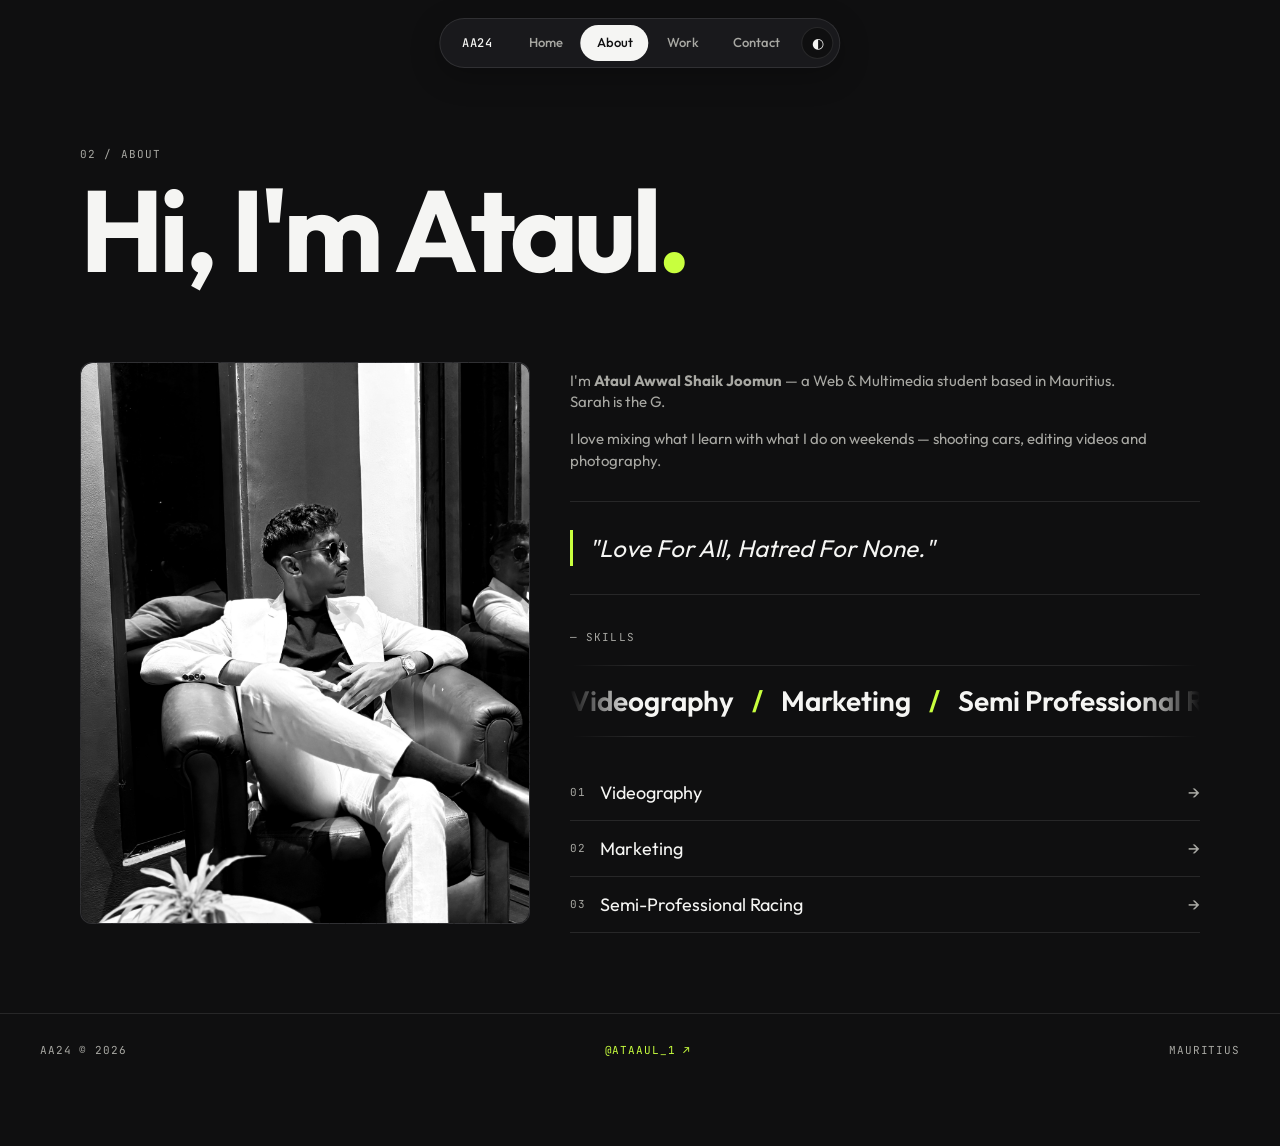
<file: about.html>
<!DOCTYPE html>
<html lang="en">
<head>
<meta charset="UTF-8">
<meta name="viewport" content="width=device-width, initial-scale=1.0">
<title>About — AA24</title>

<link rel="preconnect" href="https://fonts.googleapis.com">
<link rel="preconnect" href="https://fonts.gstatic.com" crossorigin>
<link href="https://fonts.googleapis.com/css2?family=Outfit:wght@300;400;500;600;700;800&family=JetBrains+Mono:wght@400;500&display=swap" rel="stylesheet">

<link rel="stylesheet" href="style.css">
</head>
<body>

<!-- navbar (same on every page, just changes which link is active) -->
<nav class="navbar" id="navbar">
  <a href="index.html" class="logo">AA24</a>
  <ul class="nav-links" id="navLinks">
    <li><a href="index.html">Home</a></li>
    <li><a href="about.html" class="active">About</a></li>
    <li><a href="gallery.html">Work</a></li>
    <li><a href="contact.html">Contact</a></li>
  </ul>
  <button class="theme-btn" id="themeBtn" title="toggle theme">◐</button>
  <button class="hamburger" id="hamburger">
    <span></span><span></span><span></span>
  </button>
</nav>


<!-- page header -->
<header class="page-head">
  <span class="kicker">02 / about</span>
  <h1 class="big-title fade-in">Hi, I'm Ataul<span class="dot">.</span></h1>
</header>


<!-- about content: photo + text side by side -->
<section class="about-grid">

  <div class="profile-pic fade-in">
    <img src="images/AA24/Image.jpg" alt="Ataul Awwal — profile photo">
  </div>

  <!-- about text + skills -->
  <div class="about-text fade-in">

    <p class="lead">
      I'm <strong>Ataul Awwal Shaik Joomun</strong> — a Web &amp; Multimedia student
      based in Mauritius.</br> Sarah is the G.
    </p>

    <p>
      I love mixing what I learn with what I do on weekends —
      shooting cars, editing videos and photography.
    </p>

    <hr class="rule">

    <!-- quote -->
    <blockquote class="quote">
      "Love For All, Hatred For None."
    </blockquote>

    <hr class="rule">

    <!-- skills as a marquee strip -->
    <span class="kicker">— skills</span>

    <div class="marquee">
      <div class="marquee-track">
        <span>Videography</span><span class="sep">/</span>
        <span>Marketing</span><span class="sep">/</span>
        <span>Semi Professional Racecar Driver</span><span class="sep">/</span>
        <span>Photography</span><span class="sep">/</span>
        <span>Editing</span><span class="sep">/</span>
        <!-- duplicate so it loops smoothly -->
        <span>Videography</span><span class="sep">/</span>
        <span>Marketing</span><span class="sep">/</span>
        <span>Semi Professional Racecar Driver</span><span class="sep">/</span>
        <span>Photography</span><span class="sep">/</span>
        <span>Editing</span><span class="sep">/</span>
      </div>
    </div>

    <!-- numbered list of top 3 skills -->
    <ul class="skill-list">
      <li><span class="num">01</span> Videography <span class="arr">→</span></li>
      <li><span class="num">02</span> Marketing <span class="arr">→</span></li>
      <li><span class="num">03</span> Semi-Professional Racing <span class="arr">→</span></li>
    </ul>

  </div>
</section>


<footer class="site-footer">
  <div class="footer-row">
    <span>AA24 © 2026</span>
    <a href="https://instagram.com/ataaul_1" target="_blank" rel="noopener">@ataaul_1 ↗</a>
    <span>Mauritius</span>
  </div>
</footer>


<script src="script.js"></script>
</body>
</html>
</file>
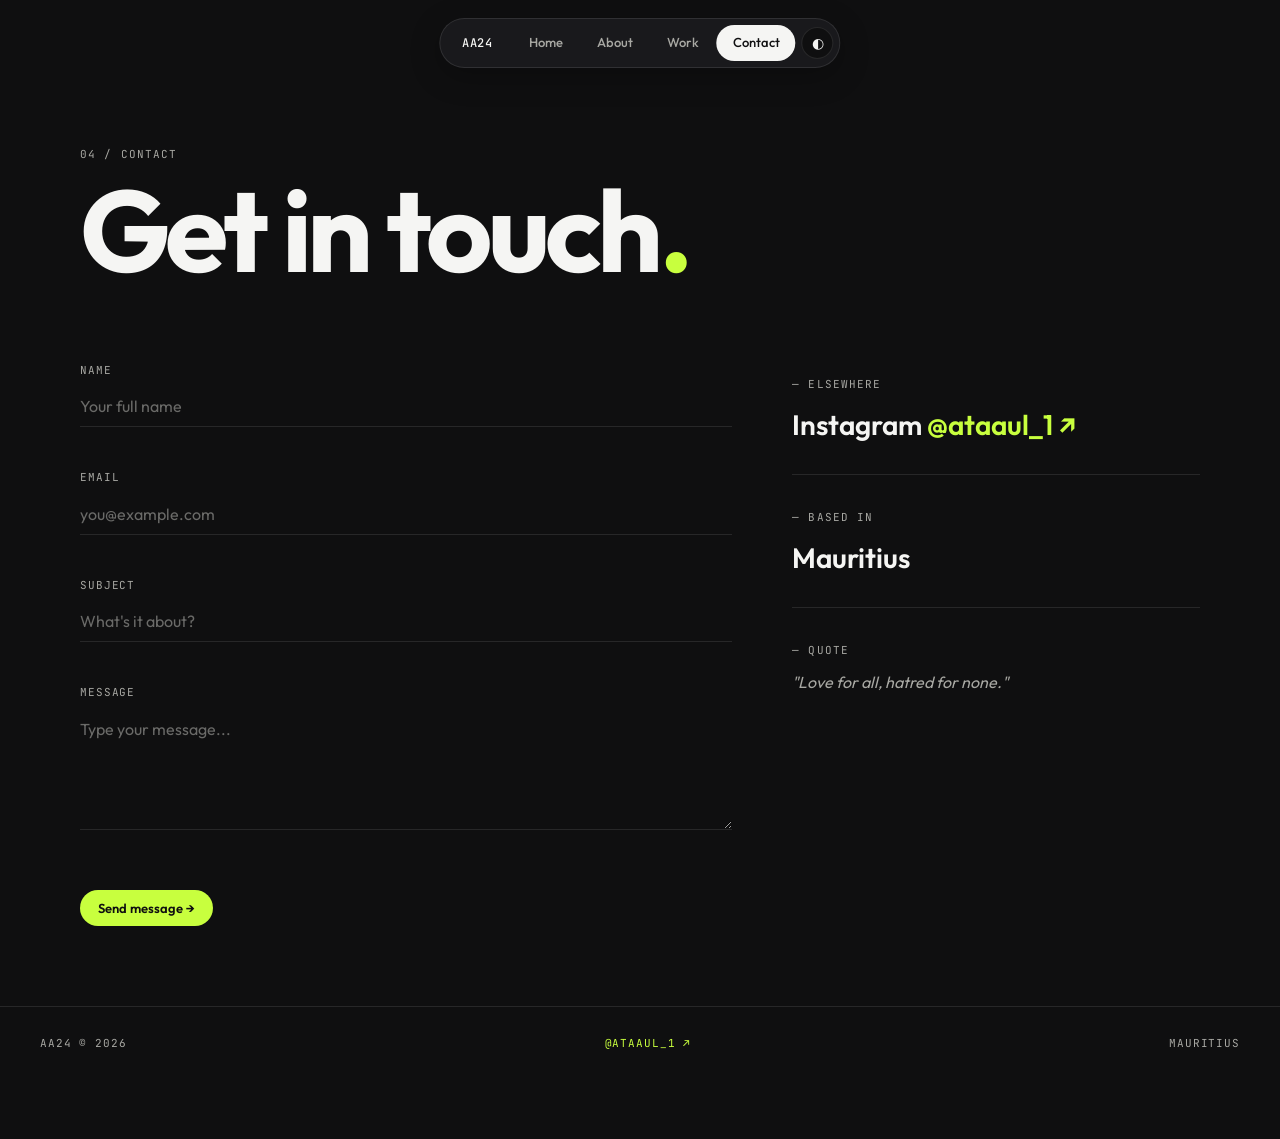
<file: contact.html>
<!DOCTYPE html>
<html lang="en">
<head>
<meta charset="UTF-8">
<meta name="viewport" content="width=device-width, initial-scale=1.0">
<title>Contact — AA24</title>

<link rel="preconnect" href="https://fonts.googleapis.com">
<link rel="preconnect" href="https://fonts.gstatic.com" crossorigin>
<link href="https://fonts.googleapis.com/css2?family=Outfit:wght@300;400;500;600;700;800&family=JetBrains+Mono:wght@400;500&display=swap" rel="stylesheet">

<link rel="stylesheet" href="style.css">
</head>
<body>

<nav class="navbar" id="navbar">
  <a href="index.html" class="logo">AA24</a>
  <ul class="nav-links" id="navLinks">
    <li><a href="index.html">Home</a></li>
    <li><a href="about.html">About</a></li>
    <li><a href="gallery.html">Work</a></li>
    <li><a href="contact.html" class="active">Contact</a></li>
  </ul>
  <button class="theme-btn" id="themeBtn" title="toggle theme">◐</button>
  <button class="hamburger" id="hamburger">
    <span></span><span></span><span></span>
  </button>
</nav>


<header class="page-head">
  <span class="kicker">04 / contact</span>
  <h1 class="big-title fade-in">Get in touch<span class="dot">.</span></h1>
</header>


<!-- contact section: form + sidebar -->
<section class="contact-grid">

  <!-- form -->
  <form class="contact-form fade-in" id="contactForm" novalidate>

    <div class="field">
      <label for="name">Name</label>
      <input type="text" id="name" name="name" placeholder="Your full name">
      <span class="err" id="errName"></span>
    </div>

    <div class="field">
      <label for="email">Email</label>
      <input type="email" id="email" name="email" placeholder="you@example.com">
      <span class="err" id="errEmail"></span>
    </div>

    <div class="field">
      <label for="subject">Subject</label>
      <input type="text" id="subject" name="subject" placeholder="What's it about?">
      <span class="err" id="errSubject"></span>
    </div>

    <div class="field">
      <label for="message">Message</label>
      <textarea id="message" name="message" rows="5" placeholder="Type your message..."></textarea>
      <span class="err" id="errMessage"></span>
    </div>

    <button type="submit" class="cta-btn submit">Send message →</button>

    <!-- success message after submit -->
    <p class="success-msg" id="successMsg">Thanks! Your message has been sent ✓</p>

  </form>

  <!-- sidebar with extra info -->
  <aside class="contact-side fade-in">
    <span class="kicker">— elsewhere</span>
    <a href="https://instagram.com/ataaul_1" target="_blank" rel="noopener" class="big-link">
      Instagram <span class="lime">@ataaul_1 ↗</span>
    </a>

    <hr class="rule">

    <span class="kicker">— based in</span>
    <p class="big-text">Mauritius</p>

    <hr class="rule">

    <span class="kicker">— quote</span>
    <p class="quote-side">"Love for all, hatred for none."</p>
  </aside>

</section>


<footer class="site-footer">
  <div class="footer-row">
    <span>AA24 © 2026</span>
    <a href="https://instagram.com/ataaul_1" target="_blank" rel="noopener">@ataaul_1 ↗</a>
    <span>Mauritius</span>
  </div>
</footer>


<script src="script.js"></script>
</body>
</html>
</file>
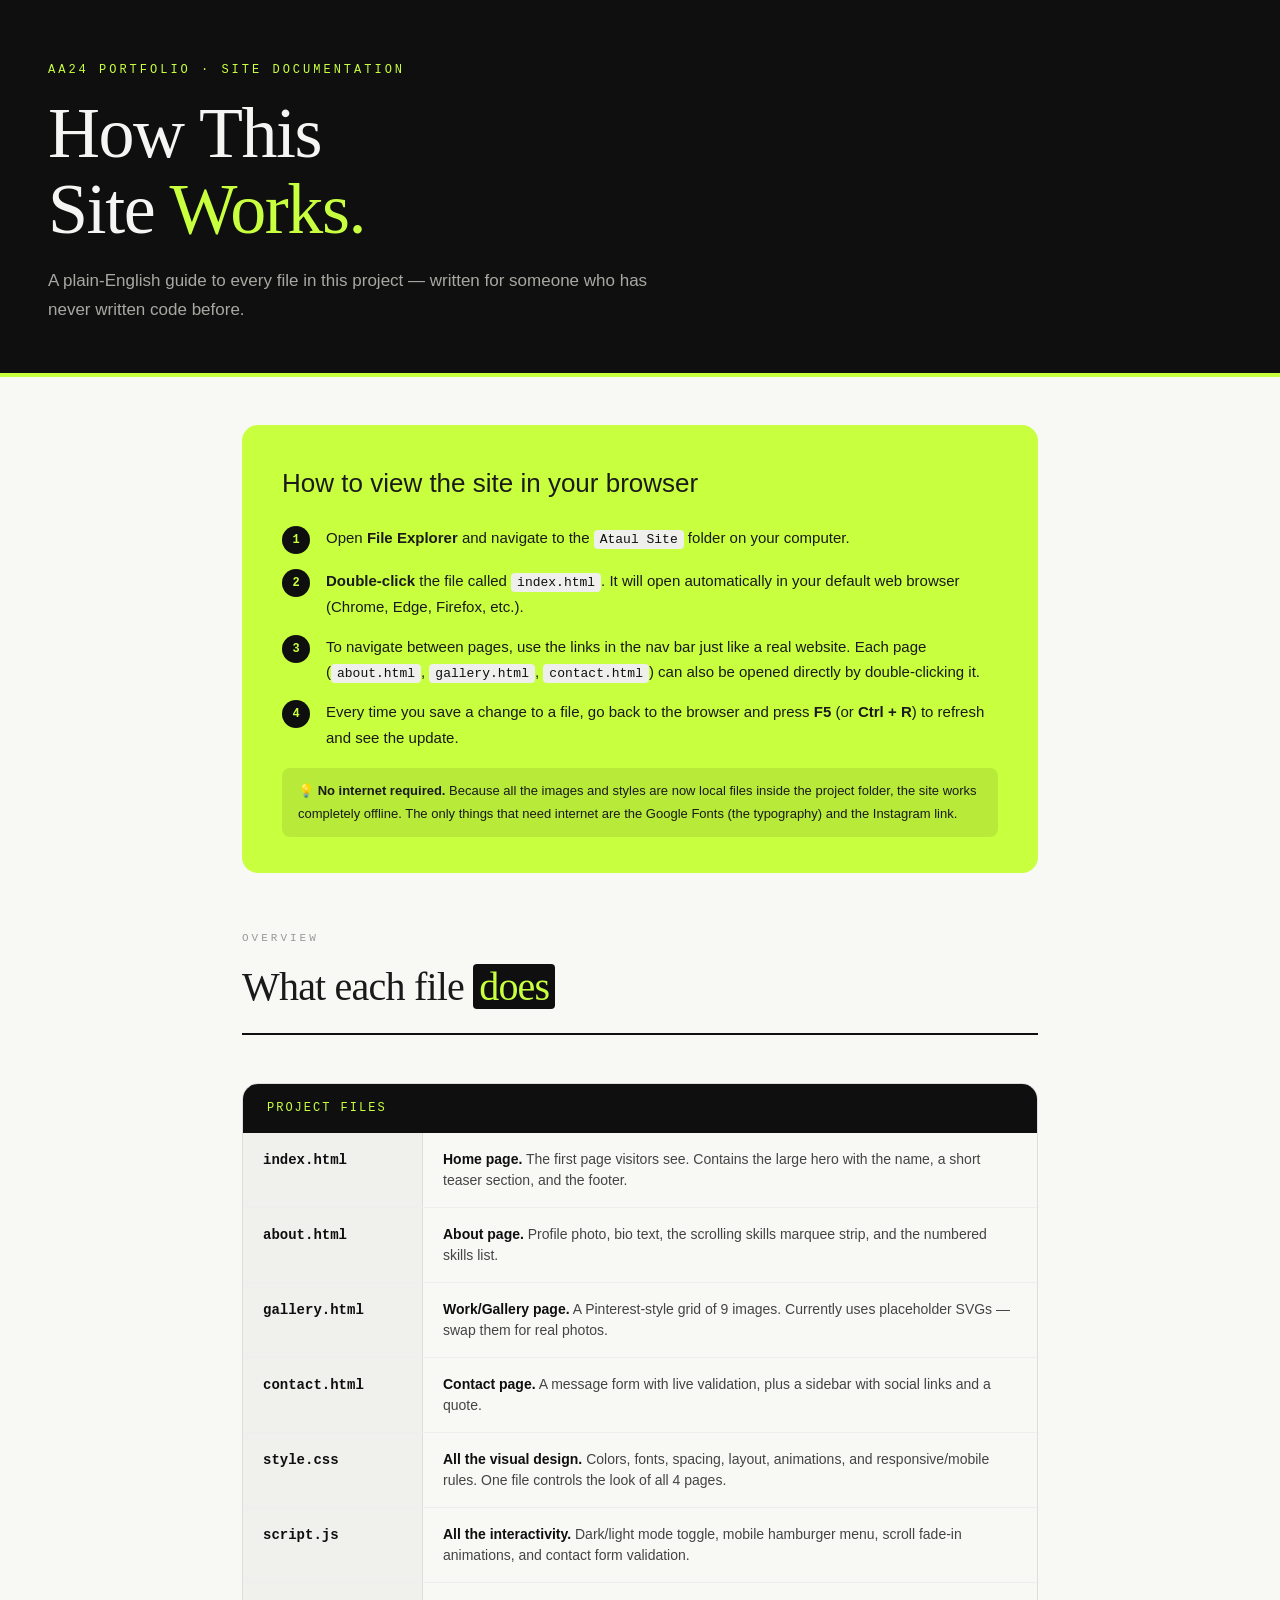
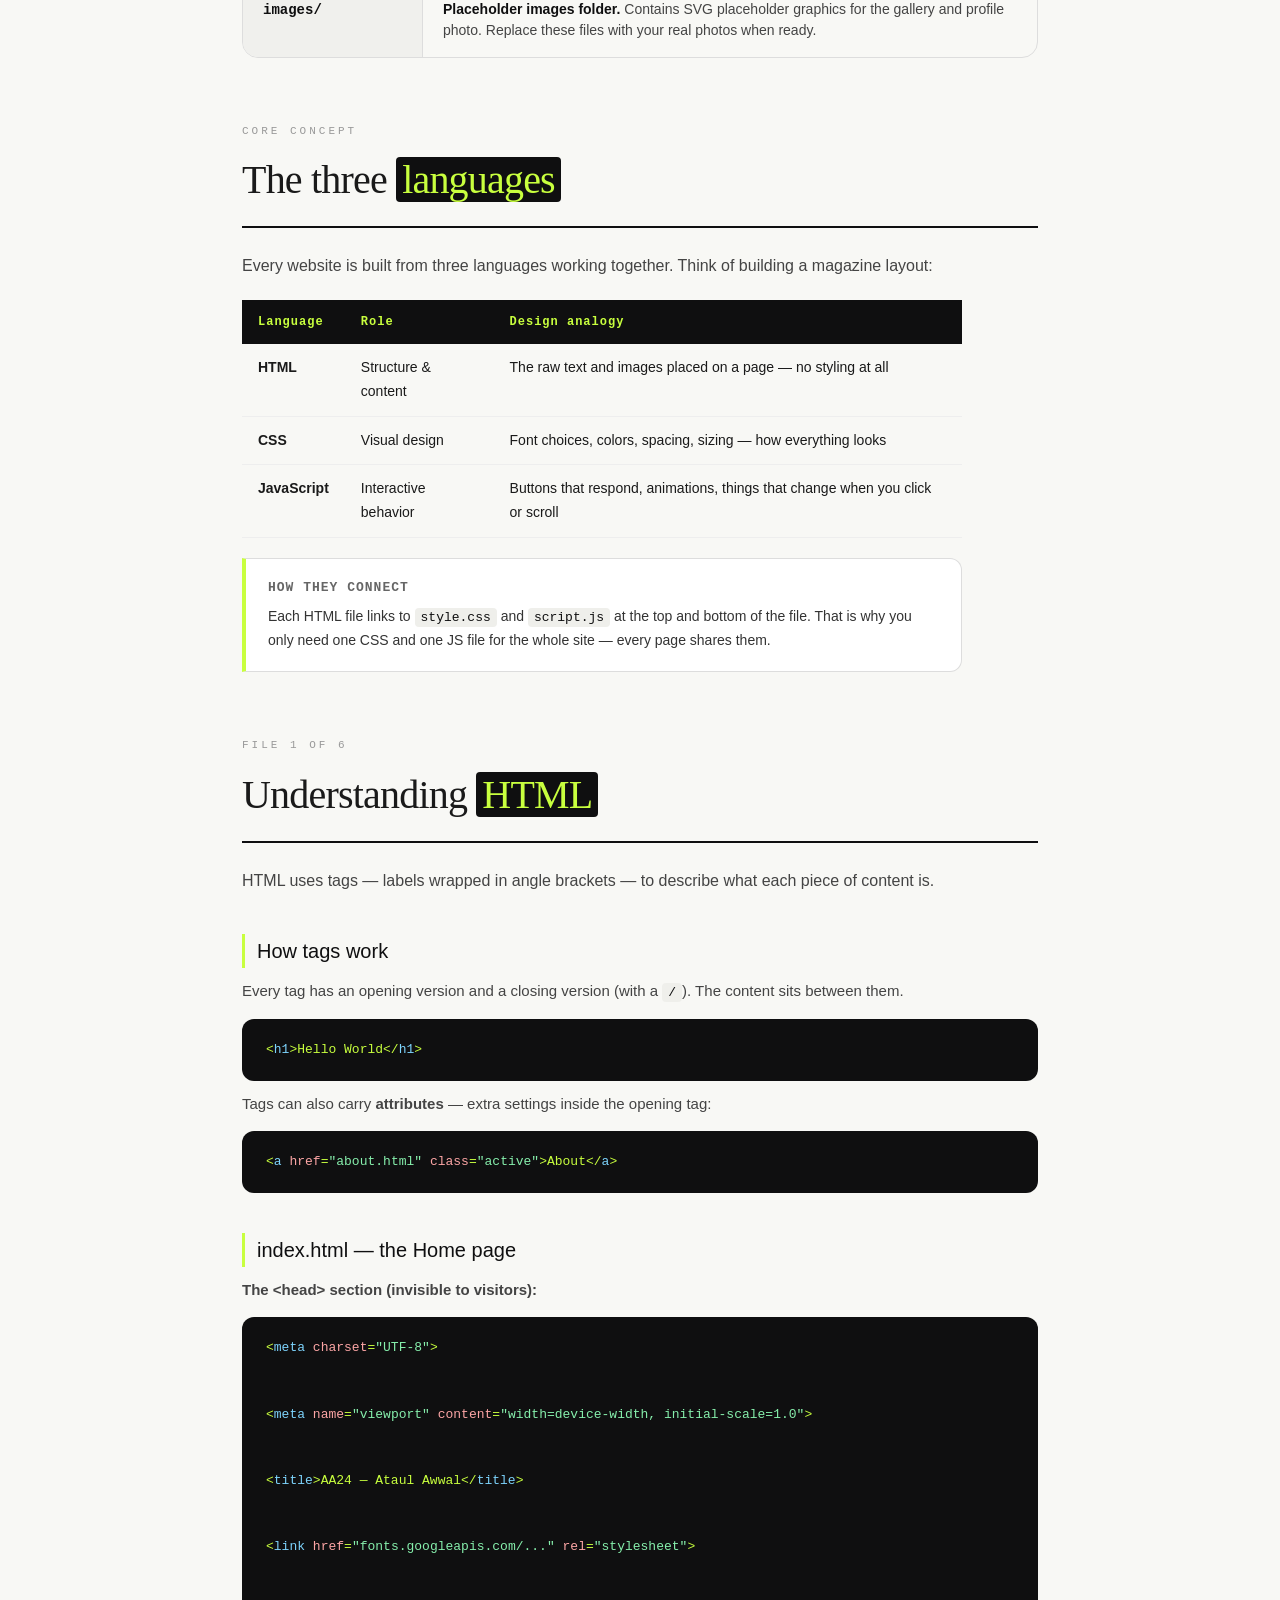
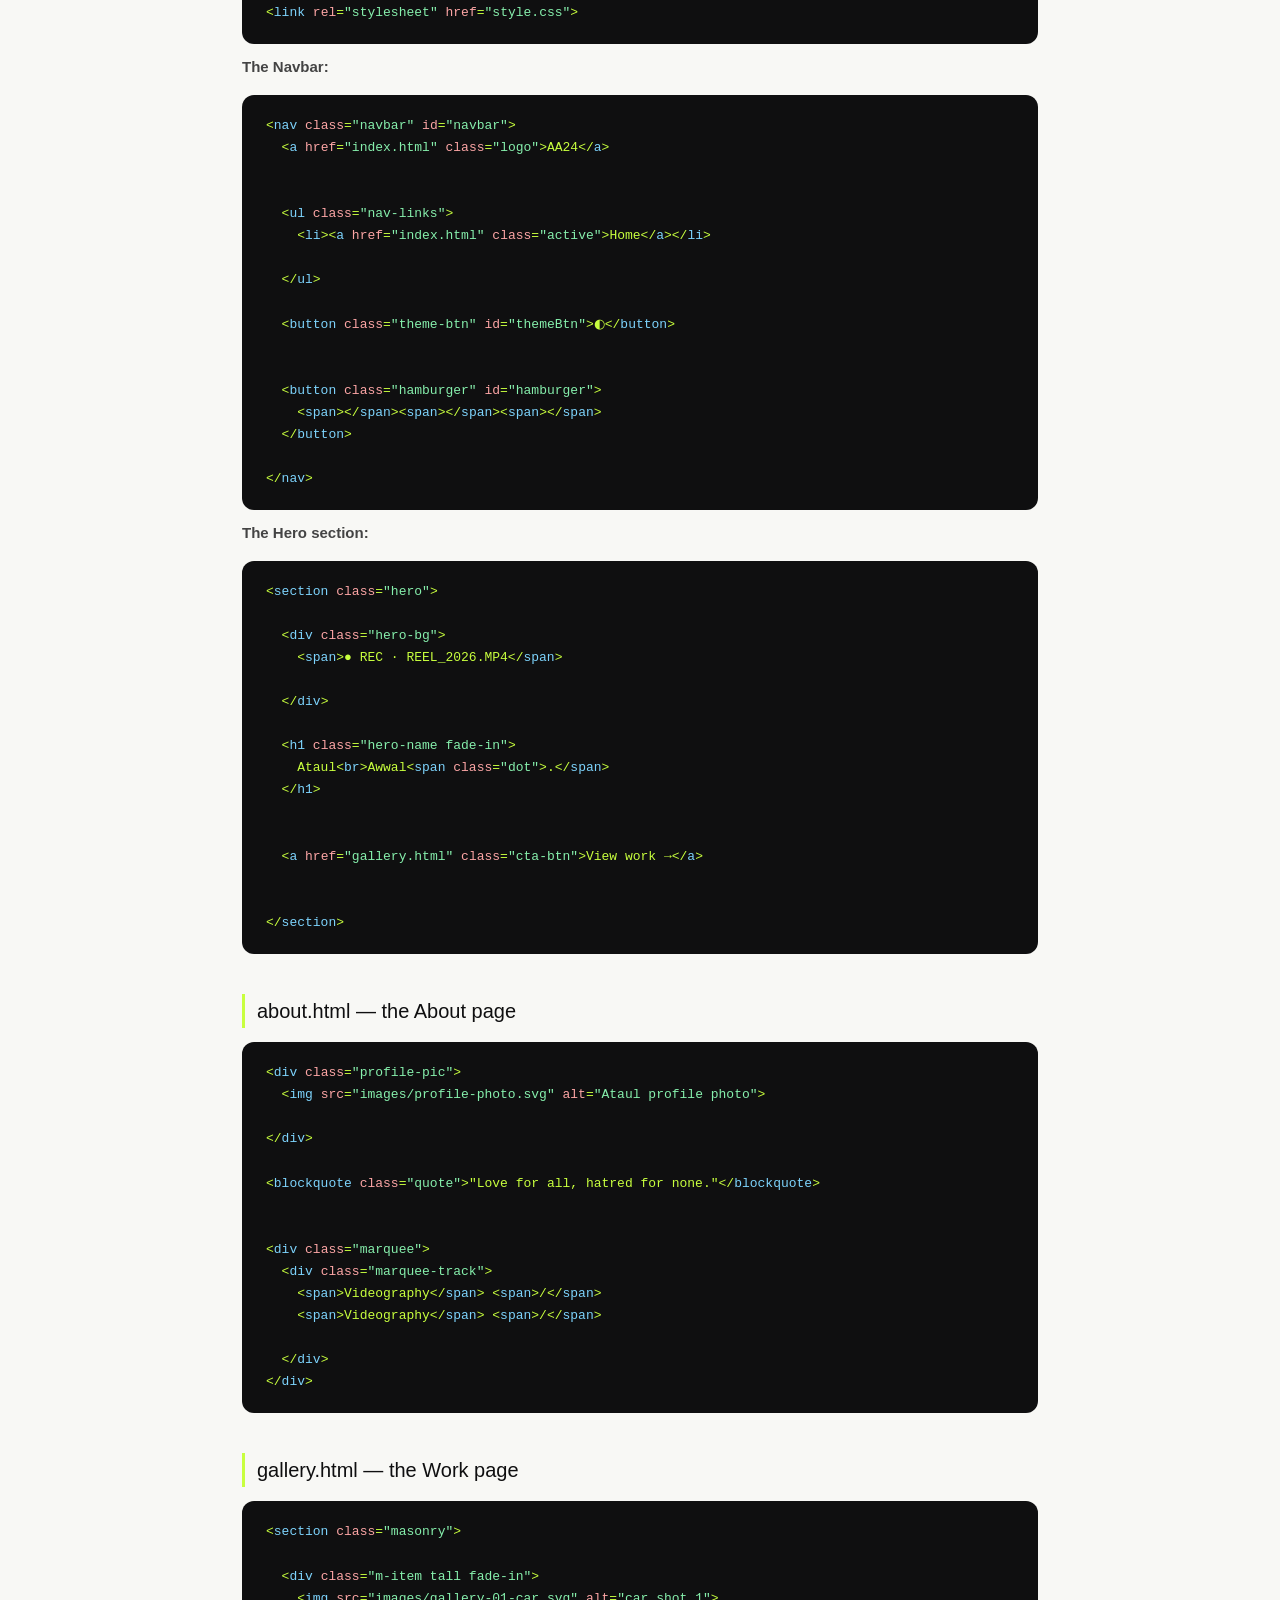
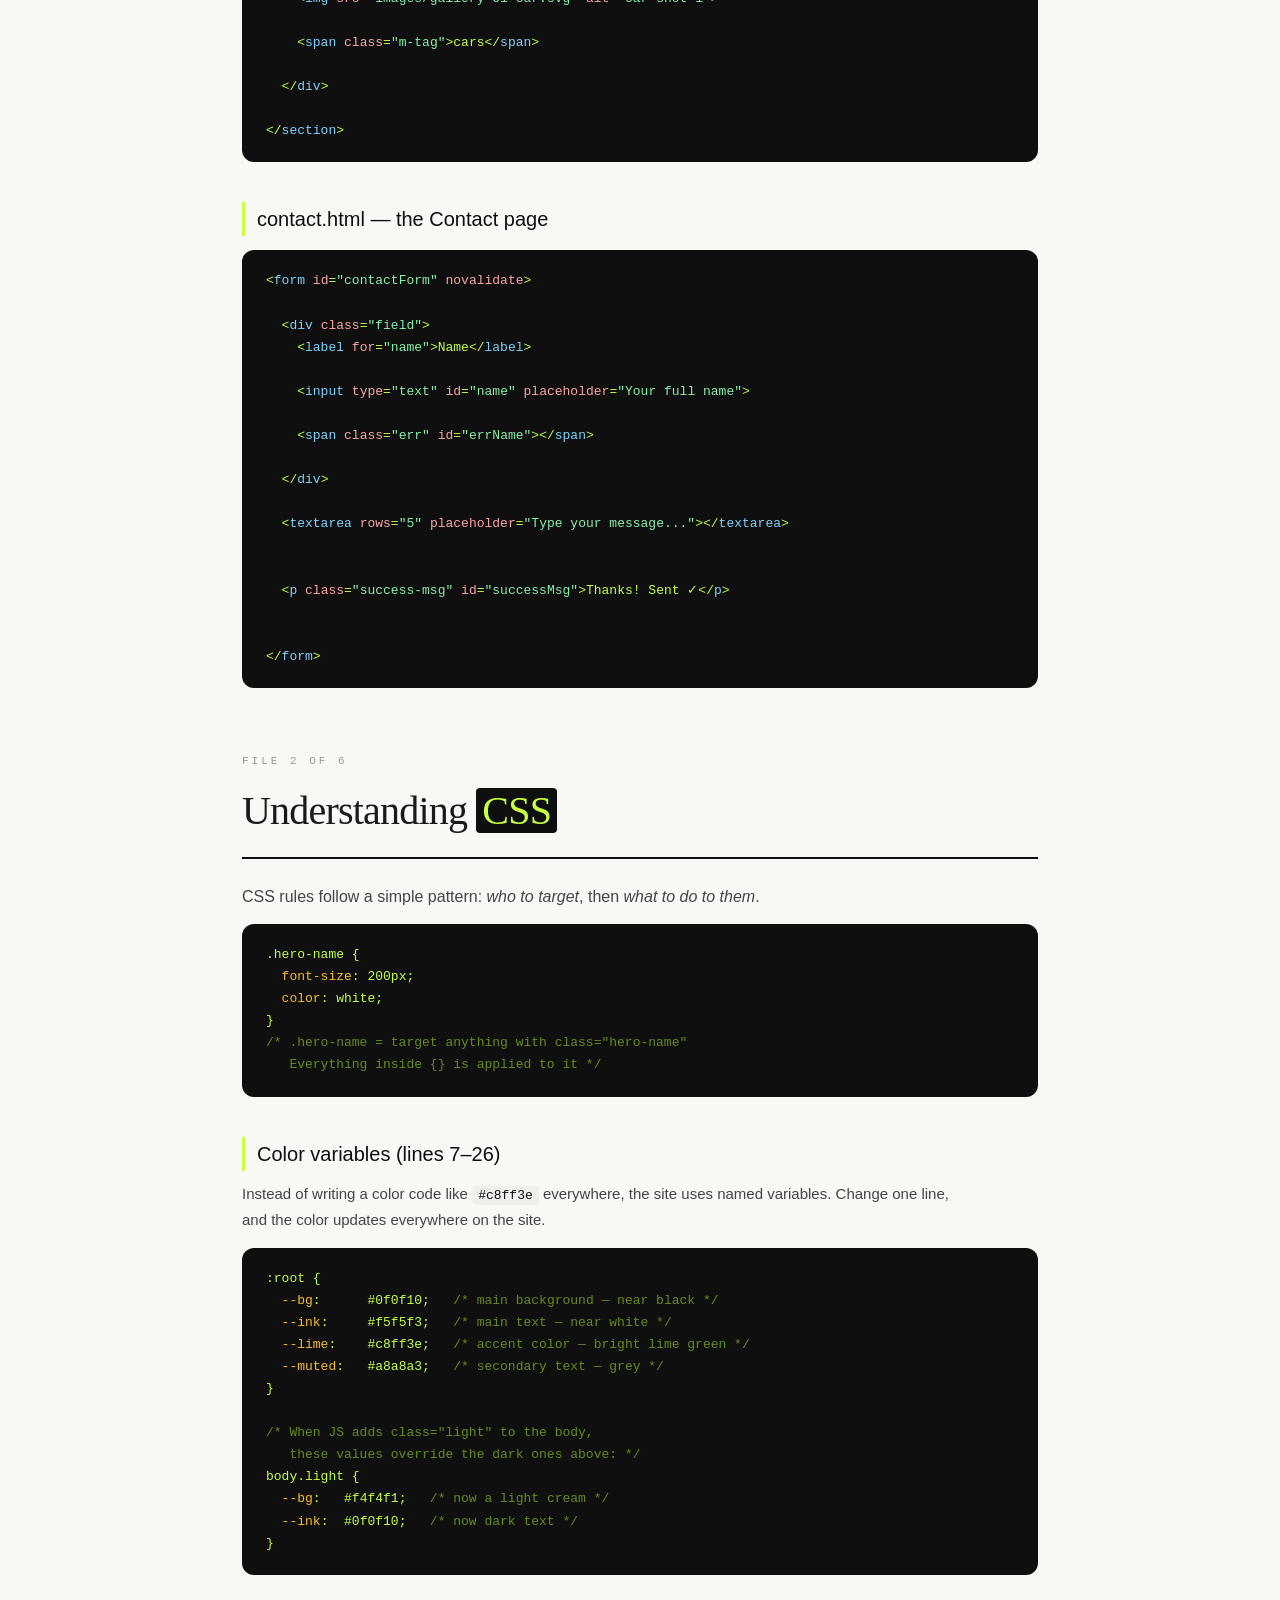
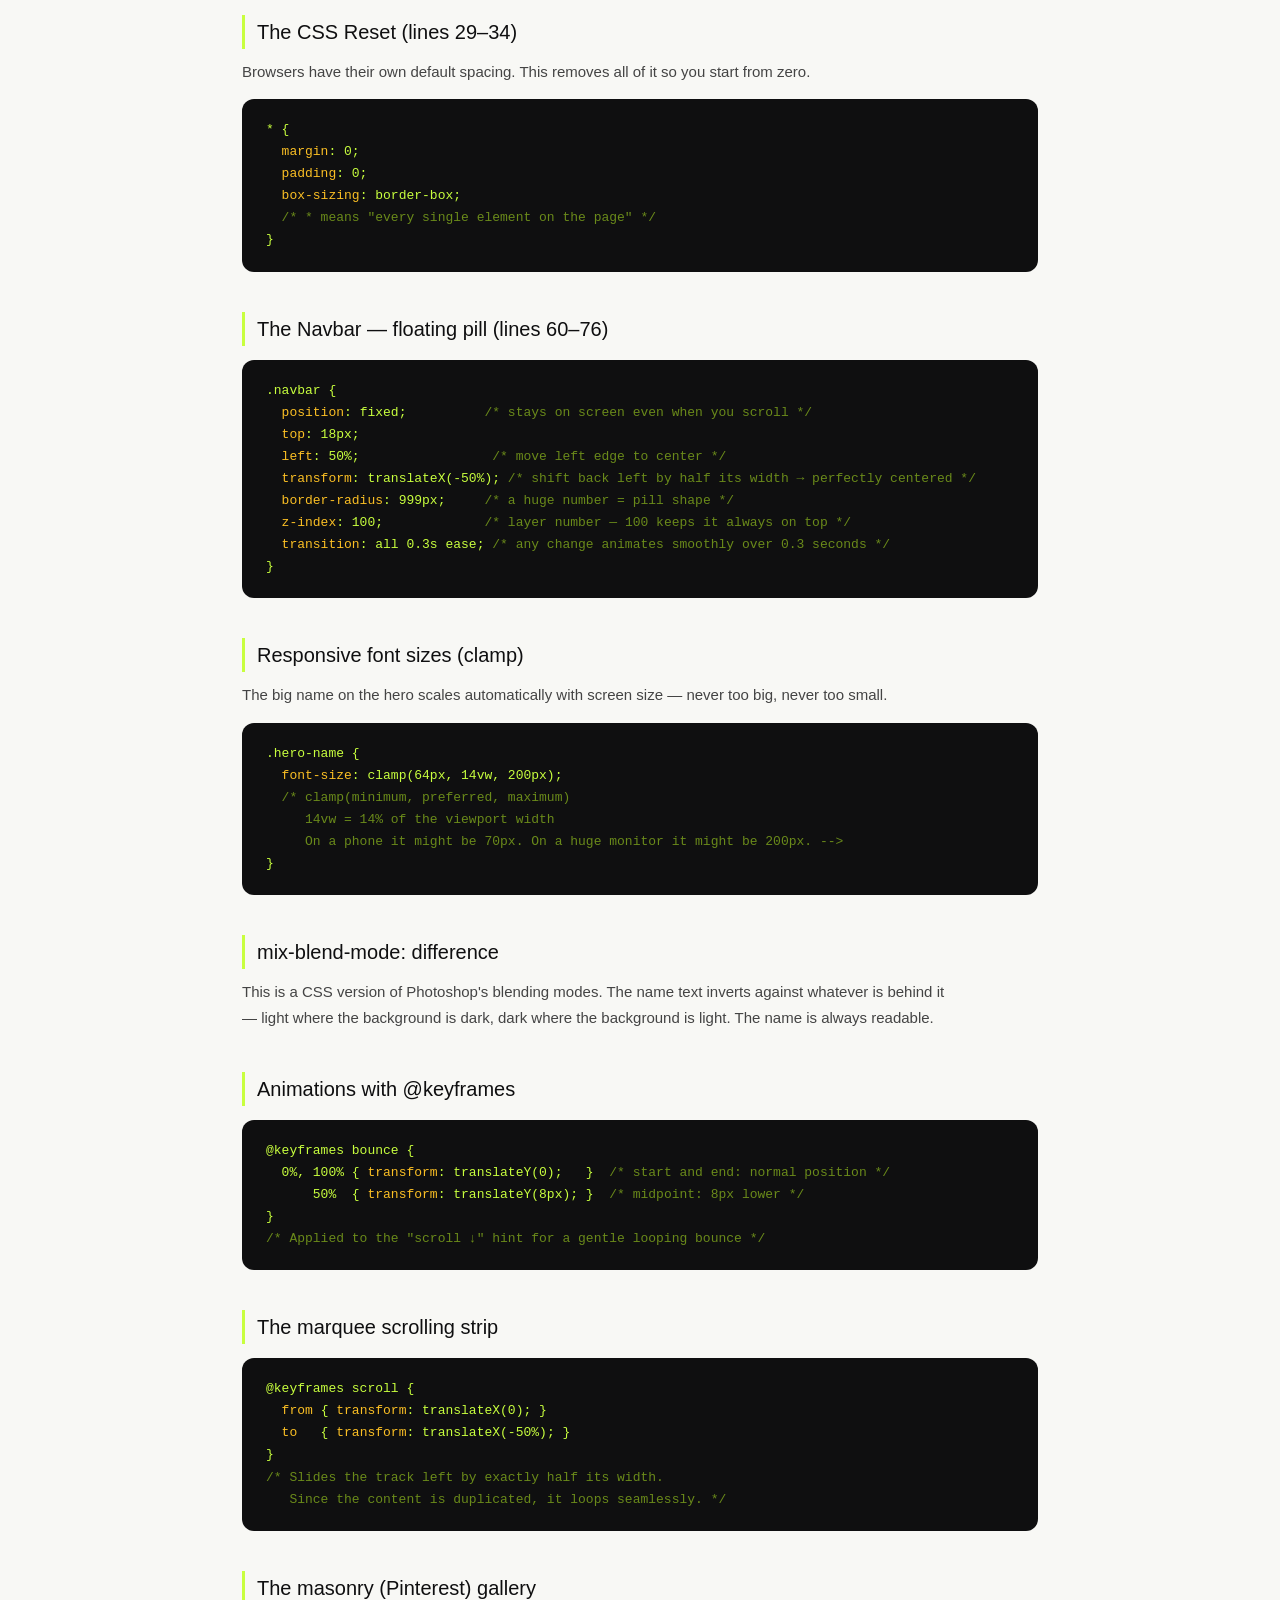
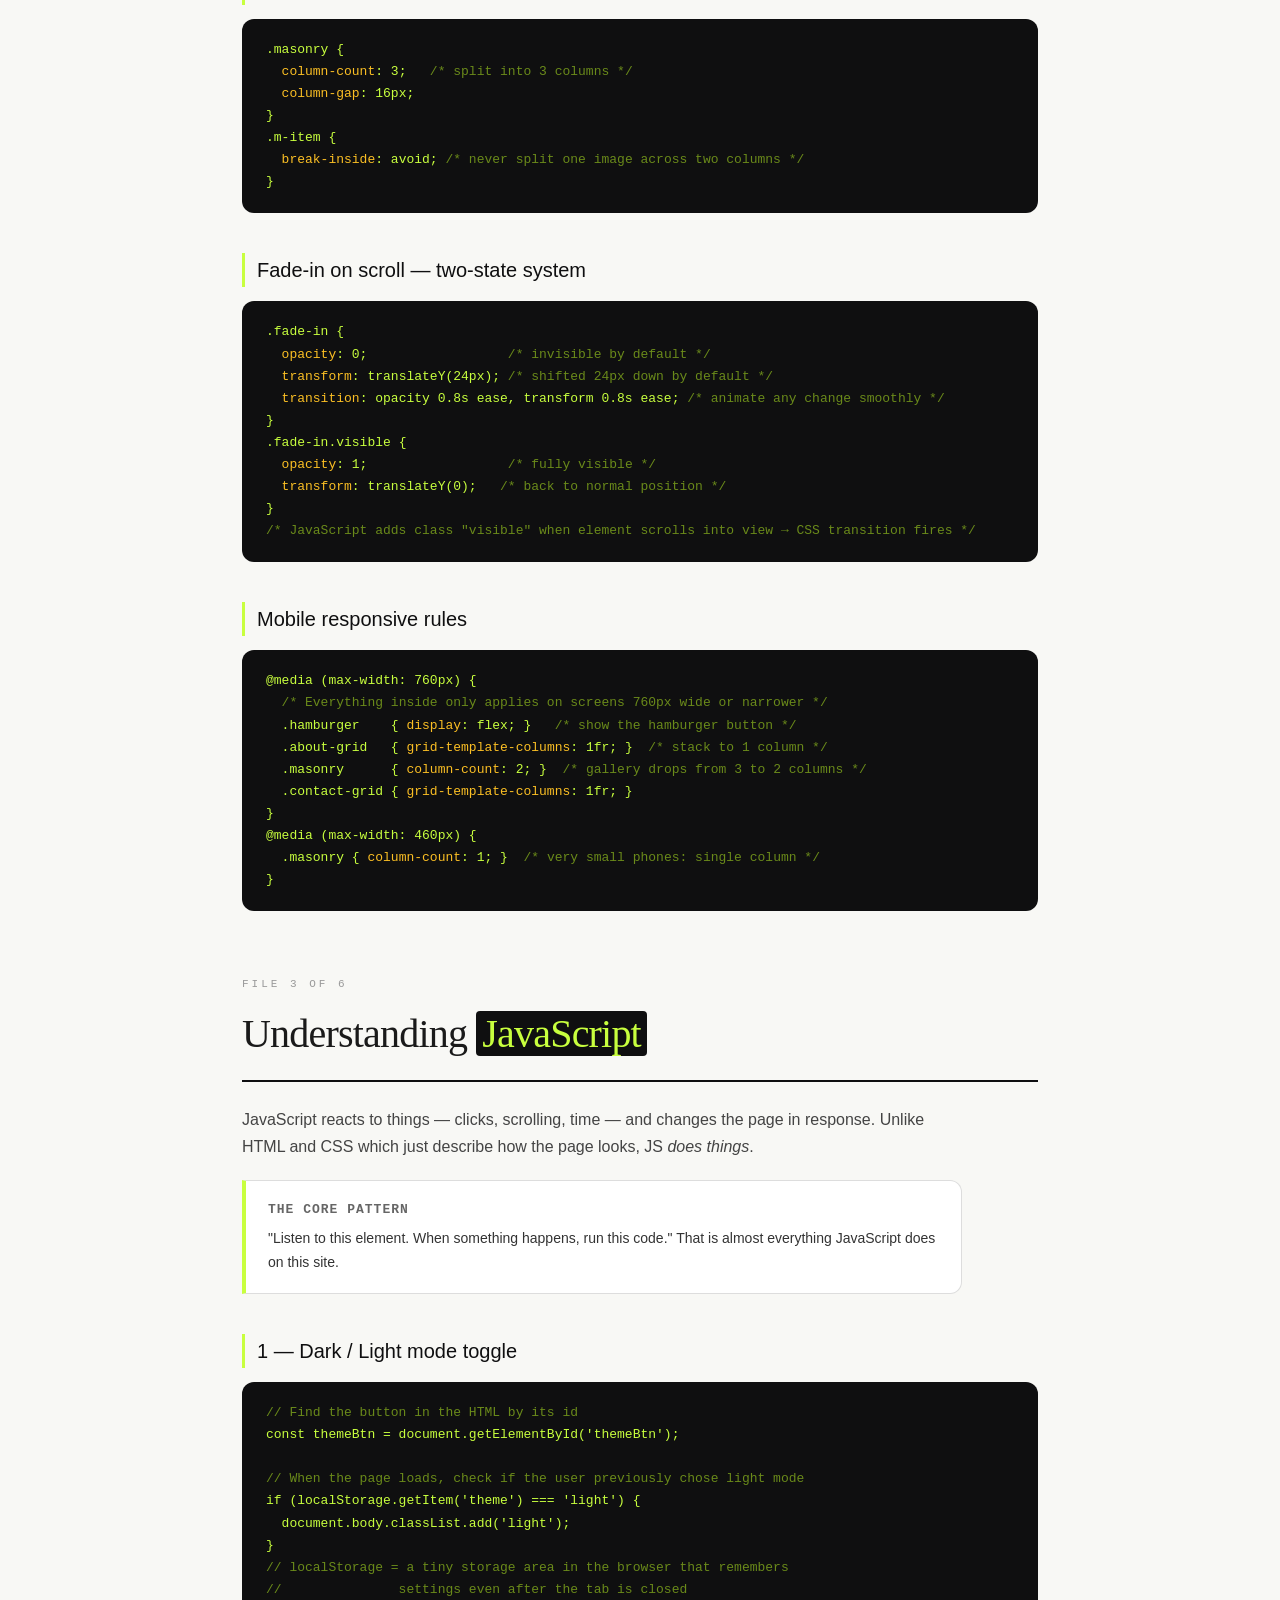
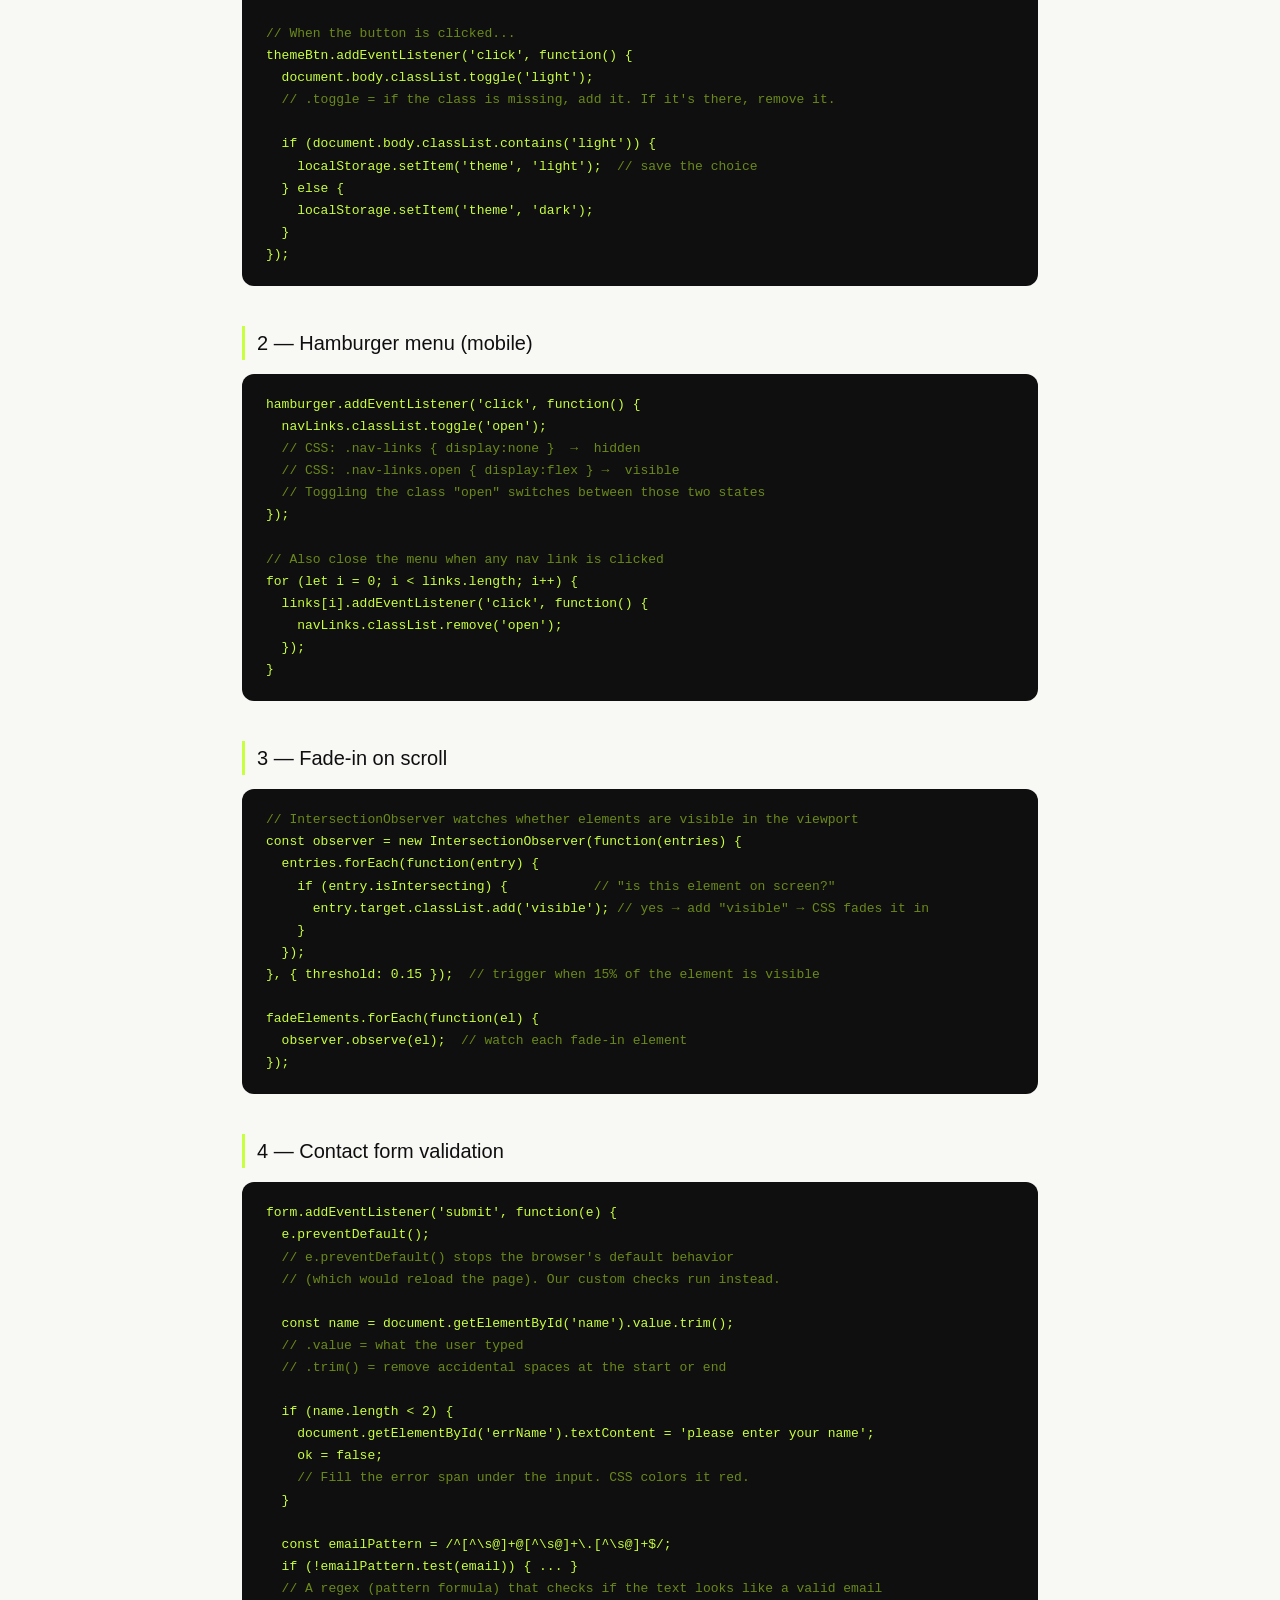
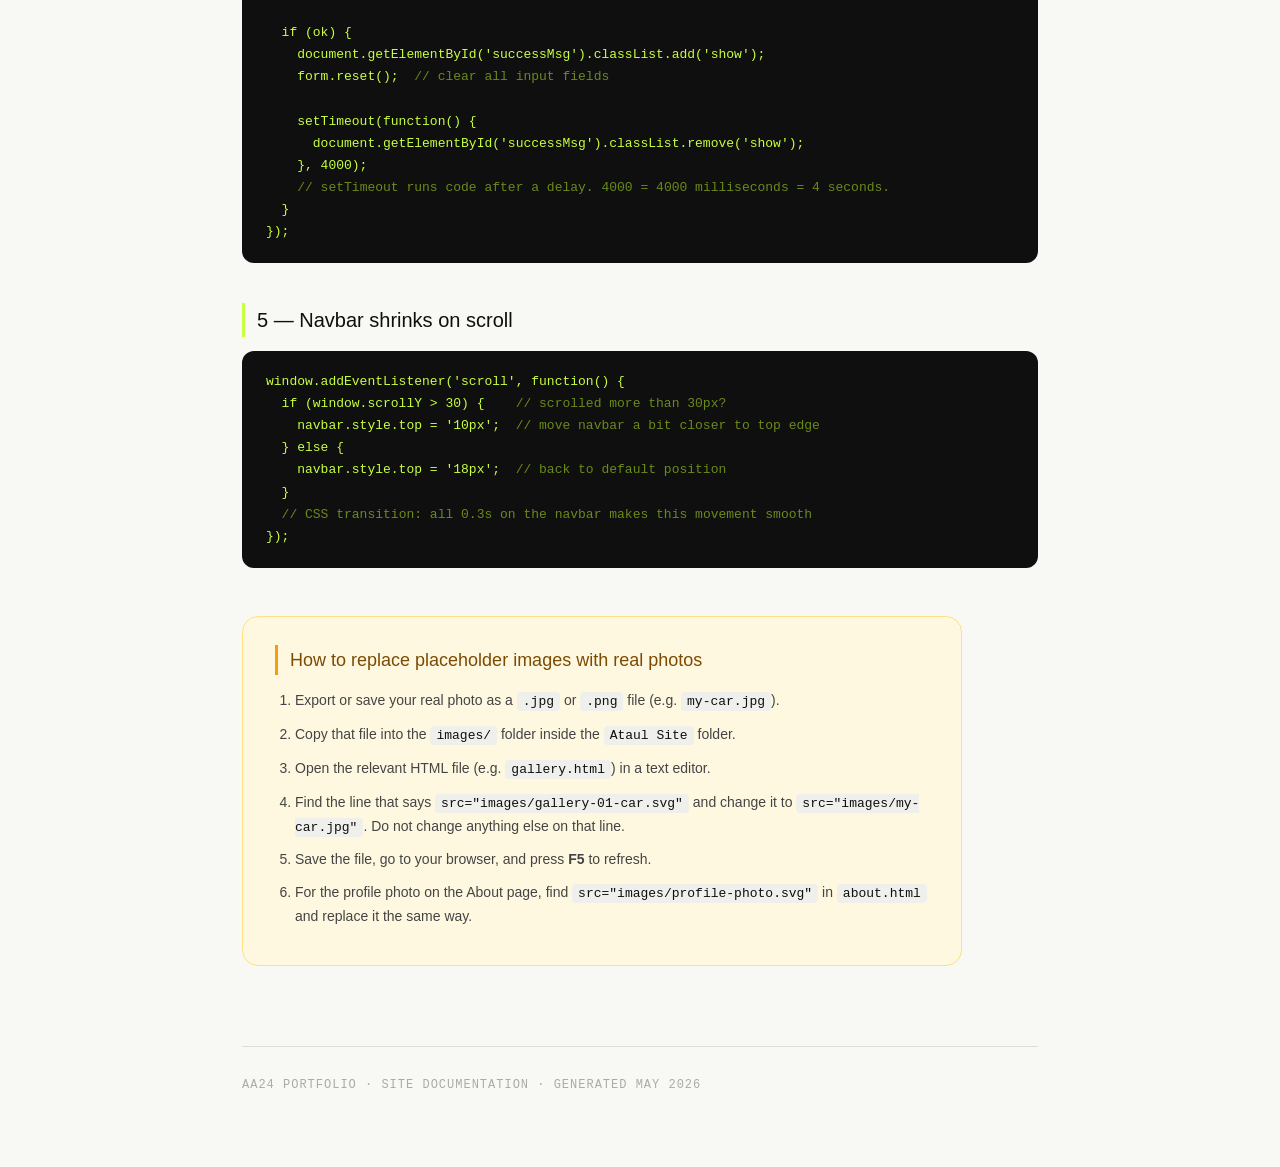
<file: explainer.html>
<!DOCTYPE html>
<html lang="en">
<head>
<meta charset="UTF-8">
<meta name="viewport" content="width=device-width, initial-scale=1.0">
<title>Site Explainer — AA24</title>
<style>
  /* ---- page setup ---- */
  * { margin: 0; padding: 0; box-sizing: border-box; }

  body {
    font-family: Georgia, serif;
    background: #f8f8f5;
    color: #1a1a1a;
    line-height: 1.7;
    padding: 0 0 80px;
  }

  /* ---- hero banner ---- */
  .banner {
    background: #0f0f10;
    color: #f5f5f3;
    padding: 60px 48px 48px;
    border-bottom: 4px solid #c8ff3e;
  }
  .banner-label {
    font-family: monospace;
    font-size: 12px;
    letter-spacing: 3px;
    text-transform: uppercase;
    color: #c8ff3e;
    margin-bottom: 16px;
  }
  .banner h1 {
    font-size: clamp(32px, 6vw, 72px);
    font-weight: normal;
    line-height: 1.05;
    letter-spacing: -0.02em;
  }
  .banner h1 span { color: #c8ff3e; }
  .banner p {
    margin-top: 18px;
    color: #a8a8a3;
    font-size: 17px;
    max-width: 600px;
    font-family: sans-serif;
  }

  /* ---- layout ---- */
  .page-wrap {
    max-width: 860px;
    margin: 0 auto;
    padding: 0 32px;
  }

  /* ---- how to view section ---- */
  .how-to-view {
    background: #c8ff3e;
    border-radius: 16px;
    padding: 36px 40px;
    margin: 48px 0 0;
  }
  .how-to-view h2 {
    font-size: 26px;
    font-weight: normal;
    margin-bottom: 20px;
    font-family: sans-serif;
  }
  .steps {
    list-style: none;
    display: flex;
    flex-direction: column;
    gap: 14px;
  }
  .steps li {
    display: flex;
    gap: 16px;
    align-items: flex-start;
    font-family: sans-serif;
    font-size: 15px;
  }
  .step-num {
    background: #0f0f10;
    color: #c8ff3e;
    font-family: monospace;
    font-size: 12px;
    font-weight: bold;
    width: 28px;
    height: 28px;
    border-radius: 50%;
    display: flex;
    align-items: center;
    justify-content: center;
    flex-shrink: 0;
    margin-top: 1px;
  }
  .how-to-view .note {
    margin-top: 18px;
    font-family: sans-serif;
    font-size: 13px;
    background: rgba(0,0,0,0.08);
    border-radius: 8px;
    padding: 12px 16px;
  }

  /* ---- file map ---- */
  .file-map {
    margin: 48px 0 0;
    border: 1px solid #ddd;
    border-radius: 16px;
    overflow: hidden;
  }
  .file-map-head {
    background: #0f0f10;
    color: #c8ff3e;
    font-family: monospace;
    font-size: 12px;
    letter-spacing: 2px;
    text-transform: uppercase;
    padding: 14px 24px;
  }
  .file-row {
    display: flex;
    gap: 0;
    border-bottom: 1px solid #eee;
  }
  .file-row:last-child { border-bottom: none; }
  .file-name {
    background: #f0f0ed;
    font-family: monospace;
    font-size: 14px;
    font-weight: bold;
    padding: 16px 20px;
    min-width: 180px;
    border-right: 1px solid #ddd;
    color: #0f0f10;
  }
  .file-desc {
    padding: 16px 20px;
    font-family: sans-serif;
    font-size: 14px;
    color: #444;
    line-height: 1.5;
  }
  .file-desc strong { color: #0f0f10; }

  /* ---- section headers ---- */
  .chapter {
    margin-top: 64px;
    padding-bottom: 12px;
    border-bottom: 2px solid #0f0f10;
  }
  .chapter-label {
    font-family: monospace;
    font-size: 11px;
    letter-spacing: 3px;
    text-transform: uppercase;
    color: #999;
    margin-bottom: 6px;
  }
  .chapter h2 {
    font-size: clamp(24px, 4vw, 40px);
    font-weight: normal;
    letter-spacing: -0.02em;
  }
  .chapter h2 span { color: #c8ff3e; background: #0f0f10; padding: 0 6px; border-radius: 4px; }

  /* ---- explanation blocks ---- */
  .section-intro {
    margin-top: 24px;
    font-size: 16px;
    color: #444;
    font-family: sans-serif;
    max-width: 700px;
    line-height: 1.7;
  }

  h3 {
    font-size: 20px;
    font-weight: normal;
    margin-top: 40px;
    margin-bottom: 10px;
    font-family: sans-serif;
    color: #0f0f10;
    padding-left: 12px;
    border-left: 3px solid #c8ff3e;
  }

  p {
    font-size: 15px;
    color: #444;
    margin-top: 10px;
    font-family: sans-serif;
    max-width: 720px;
    line-height: 1.75;
  }

  code {
    font-family: monospace;
    font-size: 13px;
    background: #efefeb;
    padding: 2px 6px;
    border-radius: 4px;
    color: #0f0f10;
  }

  pre {
    background: #0f0f10;
    color: #c8ff3e;
    font-family: monospace;
    font-size: 13px;
    line-height: 1.7;
    padding: 20px 24px;
    border-radius: 12px;
    margin-top: 14px;
    overflow-x: auto;
    max-width: 100%;
  }
  pre .comment { color: #6a8a1a; }
  pre .tag     { color: #7dd3fc; }
  pre .attr    { color: #fca5a5; }
  pre .val     { color: #86efac; }
  pre .prop    { color: #fbbf24; }
  pre .sel     { color: #c8ff3e; }

  /* ---- concept boxes ---- */
  .concept-box {
    margin-top: 20px;
    background: #fff;
    border: 1px solid #ddd;
    border-left: 4px solid #c8ff3e;
    border-radius: 0 12px 12px 0;
    padding: 18px 22px;
    font-family: sans-serif;
    font-size: 14px;
    color: #333;
    max-width: 720px;
  }
  .concept-box strong {
    display: block;
    font-size: 13px;
    text-transform: uppercase;
    letter-spacing: 1px;
    color: #666;
    margin-bottom: 6px;
    font-family: monospace;
  }

  /* ---- three-language table ---- */
  .lang-table {
    width: 100%;
    max-width: 720px;
    border-collapse: collapse;
    margin-top: 20px;
    font-family: sans-serif;
    font-size: 14px;
  }
  .lang-table th {
    background: #0f0f10;
    color: #c8ff3e;
    padding: 12px 16px;
    text-align: left;
    font-family: monospace;
    font-size: 12px;
    letter-spacing: 1px;
  }
  .lang-table td {
    padding: 12px 16px;
    border-bottom: 1px solid #eee;
    vertical-align: top;
  }
  .lang-table tr:nth-child(even) td { background: #f8f8f5; }

  /* ---- replace guide ---- */
  .replace-guide {
    margin-top: 48px;
    background: #fff8e1;
    border: 1px solid #ffe082;
    border-radius: 16px;
    padding: 28px 32px;
    font-family: sans-serif;
    font-size: 14px;
    max-width: 720px;
  }
  .replace-guide h3 {
    border-left: 3px solid #f59e0b;
    margin-top: 0;
    font-size: 18px;
    color: #7c4a00;
  }
  .replace-guide ol {
    margin-top: 14px;
    padding-left: 20px;
  }
  .replace-guide ol li {
    margin-bottom: 10px;
    color: #444;
    line-height: 1.6;
  }

  /* ---- footer ---- */
  .ex-footer {
    margin-top: 80px;
    padding-top: 28px;
    border-top: 1px solid #ddd;
    font-family: monospace;
    font-size: 12px;
    color: #aaa;
    letter-spacing: 1px;
    text-transform: uppercase;
  }

  @media (max-width: 600px) {
    .banner { padding: 40px 24px 32px; }
    .page-wrap { padding: 0 20px; }
    .how-to-view { padding: 24px; }
    .file-row { flex-direction: column; }
    .file-name { min-width: unset; border-right: none; border-bottom: 1px solid #ddd; }
  }
</style>
</head>
<body>

<!-- ====== BANNER ====== -->
<div class="banner">
  <div class="banner-label">AA24 Portfolio · Site Documentation</div>
  <h1>How This<br>Site <span>Works.</span></h1>
  <p>A plain-English guide to every file in this project — written for someone who has never written code before.</p>
</div>


<div class="page-wrap">

  <!-- ====== HOW TO VIEW ====== -->
  <div class="how-to-view">
    <h2>How to view the site in your browser</h2>
    <ol class="steps">
      <li>
        <div class="step-num">1</div>
        <div>Open <strong>File Explorer</strong> and navigate to the <code>Ataul Site</code> folder on your computer.</div>
      </li>
      <li>
        <div class="step-num">2</div>
        <div><strong>Double-click</strong> the file called <code>index.html</code>. It will open automatically in your default web browser (Chrome, Edge, Firefox, etc.).</div>
      </li>
      <li>
        <div class="step-num">3</div>
        <div>To navigate between pages, use the links in the nav bar just like a real website. Each page (<code>about.html</code>, <code>gallery.html</code>, <code>contact.html</code>) can also be opened directly by double-clicking it.</div>
      </li>
      <li>
        <div class="step-num">4</div>
        <div>Every time you save a change to a file, go back to the browser and press <strong>F5</strong> (or <strong>Ctrl + R</strong>) to refresh and see the update.</div>
      </li>
    </ol>
    <div class="note">
      💡 <strong>No internet required.</strong> Because all the images and styles are now local files inside the project folder, the site works completely offline. The only things that need internet are the Google Fonts (the typography) and the Instagram link.
    </div>
  </div>


  <!-- ====== FILE MAP ====== -->
  <div class="chapter" style="margin-top:56px;">
    <div class="chapter-label">Overview</div>
    <h2>What each file <span>does</span></h2>
  </div>

  <div class="file-map">
    <div class="file-map-head">Project Files</div>
    <div class="file-row">
      <div class="file-name">index.html</div>
      <div class="file-desc"><strong>Home page.</strong> The first page visitors see. Contains the large hero with the name, a short teaser section, and the footer.</div>
    </div>
    <div class="file-row">
      <div class="file-name">about.html</div>
      <div class="file-desc"><strong>About page.</strong> Profile photo, bio text, the scrolling skills marquee strip, and the numbered skills list.</div>
    </div>
    <div class="file-row">
      <div class="file-name">gallery.html</div>
      <div class="file-desc"><strong>Work/Gallery page.</strong> A Pinterest-style grid of 9 images. Currently uses placeholder SVGs — swap them for real photos.</div>
    </div>
    <div class="file-row">
      <div class="file-name">contact.html</div>
      <div class="file-desc"><strong>Contact page.</strong> A message form with live validation, plus a sidebar with social links and a quote.</div>
    </div>
    <div class="file-row">
      <div class="file-name">style.css</div>
      <div class="file-desc"><strong>All the visual design.</strong> Colors, fonts, spacing, layout, animations, and responsive/mobile rules. One file controls the look of all 4 pages.</div>
    </div>
    <div class="file-row">
      <div class="file-name">script.js</div>
      <div class="file-desc"><strong>All the interactivity.</strong> Dark/light mode toggle, mobile hamburger menu, scroll fade-in animations, and contact form validation.</div>
    </div>
    <div class="file-row">
      <div class="file-name">images/</div>
      <div class="file-desc"><strong>Placeholder images folder.</strong> Contains SVG placeholder graphics for the gallery and profile photo. Replace these files with your real photos when ready.</div>
    </div>
  </div>


  <!-- ====== THE THREE LANGUAGES ====== -->
  <div class="chapter">
    <div class="chapter-label">Core concept</div>
    <h2>The three <span>languages</span></h2>
  </div>

  <p class="section-intro">
    Every website is built from three languages working together. Think of building a magazine layout:
  </p>

  <table class="lang-table">
    <tr>
      <th>Language</th>
      <th>Role</th>
      <th>Design analogy</th>
    </tr>
    <tr>
      <td><strong>HTML</strong></td>
      <td>Structure &amp; content</td>
      <td>The raw text and images placed on a page — no styling at all</td>
    </tr>
    <tr>
      <td><strong>CSS</strong></td>
      <td>Visual design</td>
      <td>Font choices, colors, spacing, sizing — how everything looks</td>
    </tr>
    <tr>
      <td><strong>JavaScript</strong></td>
      <td>Interactive behavior</td>
      <td>Buttons that respond, animations, things that change when you click or scroll</td>
    </tr>
  </table>

  <div class="concept-box">
    <strong>How they connect</strong>
    Each HTML file links to <code>style.css</code> and <code>script.js</code> at the top and bottom of the file. That is why you only need one CSS and one JS file for the whole site — every page shares them.
  </div>


  <!-- ====== HTML SECTION ====== -->
  <div class="chapter">
    <div class="chapter-label">File 1 of 6</div>
    <h2>Understanding <span>HTML</span></h2>
  </div>

  <p class="section-intro">HTML uses tags — labels wrapped in angle brackets — to describe what each piece of content is.</p>

  <h3>How tags work</h3>
  <p>Every tag has an opening version and a closing version (with a <code>/</code>). The content sits between them.</p>
  <pre>&lt;<span class="tag">h1</span>&gt;Hello World&lt;/<span class="tag">h1</span>&gt;
<span class="comment"><!-- h1 = Heading level 1, the biggest heading --></span></pre>

  <p>Tags can also carry <strong>attributes</strong> — extra settings inside the opening tag:</p>
  <pre>&lt;<span class="tag">a</span> <span class="attr">href</span>=<span class="val">"about.html"</span> <span class="attr">class</span>=<span class="val">"active"</span>&gt;About&lt;/<span class="tag">a</span>&gt;
<span class="comment"><!-- href tells the link where to go
     class is a label used by CSS and JS --></span></pre>

  <h3>index.html — the Home page</h3>

  <p><strong>The &lt;head&gt; section (invisible to visitors):</strong></p>
  <pre>&lt;<span class="tag">meta</span> <span class="attr">charset</span>=<span class="val">"UTF-8"</span>&gt;
<span class="comment"><!-- Allows any character: letters, symbols, emojis --></span>

&lt;<span class="tag">meta</span> <span class="attr">name</span>=<span class="val">"viewport"</span> <span class="attr">content</span>=<span class="val">"width=device-width, initial-scale=1.0"</span>&gt;
<span class="comment"><!-- Makes the site scale properly on phones --></span>

&lt;<span class="tag">title</span>&gt;AA24 — Ataul Awwal&lt;/<span class="tag">title</span>&gt;
<span class="comment"><!-- The text that appears on the browser tab --></span>

&lt;<span class="tag">link</span> <span class="attr">href</span>=<span class="val">"fonts.googleapis.com/..."</span> <span class="attr">rel</span>=<span class="val">"stylesheet"</span>&gt;
<span class="comment"><!-- Loads the Outfit and JetBrains Mono fonts from Google --></span>

&lt;<span class="tag">link</span> <span class="attr">rel</span>=<span class="val">"stylesheet"</span> <span class="attr">href</span>=<span class="val">"style.css"</span>&gt;
<span class="comment"><!-- Connects the CSS design file to this page --></span></pre>

  <p><strong>The Navbar:</strong></p>
  <pre>&lt;<span class="tag">nav</span> <span class="attr">class</span>=<span class="val">"navbar"</span> <span class="attr">id</span>=<span class="val">"navbar"</span>&gt;
  &lt;<span class="tag">a</span> <span class="attr">href</span>=<span class="val">"index.html"</span> <span class="attr">class</span>=<span class="val">"logo"</span>&gt;AA24&lt;/<span class="tag">a</span>&gt;
  <span class="comment"><!-- The logo/brand name that links back to home --></span>

  &lt;<span class="tag">ul</span> <span class="attr">class</span>=<span class="val">"nav-links"</span>&gt;
    &lt;<span class="tag">li</span>&gt;&lt;<span class="tag">a</span> <span class="attr">href</span>=<span class="val">"index.html"</span> <span class="attr">class</span>=<span class="val">"active"</span>&gt;Home&lt;/<span class="tag">a</span>&gt;&lt;/<span class="tag">li</span>&gt;
    <span class="comment"><!-- class="active" highlights this as the current page --></span>
  &lt;/<span class="tag">ul</span>&gt;

  &lt;<span class="tag">button</span> <span class="attr">class</span>=<span class="val">"theme-btn"</span> <span class="attr">id</span>=<span class="val">"themeBtn"</span>&gt;◐&lt;/<span class="tag">button</span>&gt;
  <span class="comment"><!-- The half-circle ◐ is the dark/light toggle button --></span>

  &lt;<span class="tag">button</span> <span class="attr">class</span>=<span class="val">"hamburger"</span> <span class="attr">id</span>=<span class="val">"hamburger"</span>&gt;
    &lt;<span class="tag">span</span>&gt;&lt;/<span class="tag">span</span>&gt;&lt;<span class="tag">span</span>&gt;&lt;/<span class="tag">span</span>&gt;&lt;<span class="tag">span</span>&gt;&lt;/<span class="tag">span</span>&gt;
  &lt;/<span class="tag">button</span>&gt;
  <span class="comment"><!-- 3 empty spans = 3 lines = hamburger icon on mobile --></span>
&lt;/<span class="tag">nav</span>&gt;</pre>

  <p><strong>The Hero section:</strong></p>
  <pre>&lt;<span class="tag">section</span> <span class="attr">class</span>=<span class="val">"hero"</span>&gt;

  &lt;<span class="tag">div</span> <span class="attr">class</span>=<span class="val">"hero-bg"</span>&gt;
    &lt;<span class="tag">span</span>&gt;● REC · REEL_2026.MP4&lt;/<span class="tag">span</span>&gt;
    <span class="comment"><!-- Placeholder background panel. Replace with a real video or image. --></span>
  &lt;/<span class="tag">div</span>&gt;

  &lt;<span class="tag">h1</span> <span class="attr">class</span>=<span class="val">"hero-name fade-in"</span>&gt;
    Ataul&lt;<span class="tag">br</span>&gt;Awwal&lt;<span class="tag">span</span> <span class="attr">class</span>=<span class="val">"dot"</span>&gt;.&lt;/<span class="tag">span</span>&gt;
  &lt;/<span class="tag">h1</span>&gt;
  <span class="comment"><!-- &lt;br&gt; forces a line break. class="dot" colors just the period lime green.
       class="fade-in" makes this element animate in on scroll. --></span>

  &lt;<span class="tag">a</span> <span class="attr">href</span>=<span class="val">"gallery.html"</span> <span class="attr">class</span>=<span class="val">"cta-btn"</span>&gt;View work →&lt;/<span class="tag">a</span>&gt;
  <span class="comment"><!-- This looks like a button but is actually a link --></span>

&lt;/<span class="tag">section</span>&gt;</pre>

  <h3>about.html — the About page</h3>
  <pre>&lt;<span class="tag">div</span> <span class="attr">class</span>=<span class="val">"profile-pic"</span>&gt;
  &lt;<span class="tag">img</span> <span class="attr">src</span>=<span class="val">"images/profile-photo.svg"</span> <span class="attr">alt</span>=<span class="val">"Ataul profile photo"</span>&gt;
  <span class="comment"><!-- src= is the path to the image file.
       alt= is a description for screen readers and if the image fails to load.
       TO REPLACE: change src to your real photo, e.g. src="images/ataul.jpg" --></span>
&lt;/<span class="tag">div</span>&gt;

&lt;<span class="tag">blockquote</span> <span class="attr">class</span>=<span class="val">"quote"</span>&gt;"Love for all, hatred for none."&lt;/<span class="tag">blockquote</span>&gt;
<span class="comment"><!-- Semantic tag for a quoted passage. CSS adds the lime green left border bar. --></span>

&lt;<span class="tag">div</span> <span class="attr">class</span>=<span class="val">"marquee"</span>&gt;
  &lt;<span class="tag">div</span> <span class="attr">class</span>=<span class="val">"marquee-track"</span>&gt;
    &lt;<span class="tag">span</span>&gt;Videography&lt;/<span class="tag">span</span>&gt; &lt;<span class="tag">span</span>&gt;/&lt;/<span class="tag">span</span>&gt;
    &lt;<span class="tag">span</span>&gt;Videography&lt;/<span class="tag">span</span>&gt; &lt;<span class="tag">span</span>&gt;/&lt;/<span class="tag">span</span>&gt;
    <span class="comment"><!-- The list is written TWICE on purpose.
         CSS scrolls it left; when copy 1 exits, copy 2 is already there → seamless loop. --></span>
  &lt;/<span class="tag">div</span>&gt;
&lt;/<span class="tag">div</span>&gt;</pre>

  <h3>gallery.html — the Work page</h3>
  <pre>&lt;<span class="tag">section</span> <span class="attr">class</span>=<span class="val">"masonry"</span>&gt;

  &lt;<span class="tag">div</span> <span class="attr">class</span>=<span class="val">"m-item tall fade-in"</span>&gt;
    &lt;<span class="tag">img</span> <span class="attr">src</span>=<span class="val">"images/gallery-01-car.svg"</span> <span class="attr">alt</span>=<span class="val">"car shot 1"</span>&gt;
    <span class="comment"><!-- TO REPLACE: change src= to your real photo path
         e.g.  src="images/my-race-car.jpg" --></span>
    &lt;<span class="tag">span</span> <span class="attr">class</span>=<span class="val">"m-tag"</span>&gt;cars&lt;/<span class="tag">span</span>&gt;
    <span class="comment"><!-- The small pill label in the top-left corner of the image --></span>
  &lt;/<span class="tag">div</span>&gt;

&lt;/<span class="tag">section</span>&gt;</pre>

  <h3>contact.html — the Contact page</h3>
  <pre>&lt;<span class="tag">form</span> <span class="attr">id</span>=<span class="val">"contactForm"</span> <span class="attr">novalidate</span>&gt;

  &lt;<span class="tag">div</span> <span class="attr">class</span>=<span class="val">"field"</span>&gt;
    &lt;<span class="tag">label</span> <span class="attr">for</span>=<span class="val">"name"</span>&gt;Name&lt;/<span class="tag">label</span>&gt;
    <span class="comment"><!-- The visible label above the text box --></span>
    &lt;<span class="tag">input</span> <span class="attr">type</span>=<span class="val">"text"</span> <span class="attr">id</span>=<span class="val">"name"</span> <span class="attr">placeholder</span>=<span class="val">"Your full name"</span>&gt;
    <span class="comment"><!-- placeholder= is the grey hint text inside the box --></span>
    &lt;<span class="tag">span</span> <span class="attr">class</span>=<span class="val">"err"</span> <span class="attr">id</span>=<span class="val">"errName"</span>&gt;&lt;/<span class="tag">span</span>&gt;
    <span class="comment"><!-- Empty by default. JS fills it with an error message if needed. --></span>
  &lt;/<span class="tag">div</span>&gt;

  &lt;<span class="tag">textarea</span> <span class="attr">rows</span>=<span class="val">"5"</span> <span class="attr">placeholder</span>=<span class="val">"Type your message..."</span>&gt;&lt;/<span class="tag">textarea</span>&gt;
  <span class="comment"><!-- Like an input but for multi-line messages. rows=5 sets the starting height. --></span>

  &lt;<span class="tag">p</span> <span class="attr">class</span>=<span class="val">"success-msg"</span> <span class="attr">id</span>=<span class="val">"successMsg"</span>&gt;Thanks! Sent ✓&lt;/<span class="tag">p</span>&gt;
  <span class="comment"><!-- Hidden by default. JS makes it appear after successful submission. --></span>

&lt;/<span class="tag">form</span>&gt;</pre>


  <!-- ====== CSS SECTION ====== -->
  <div class="chapter">
    <div class="chapter-label">File 2 of 6</div>
    <h2>Understanding <span>CSS</span></h2>
  </div>

  <p class="section-intro">CSS rules follow a simple pattern: <em>who to target</em>, then <em>what to do to them</em>.</p>

  <pre><span class="sel">.hero-name</span> {
  <span class="prop">font-size</span>: 200px;
  <span class="prop">color</span>: white;
}
<span class="comment">/* .hero-name = target anything with class="hero-name"
   Everything inside {} is applied to it */</span></pre>

  <h3>Color variables (lines 7–26)</h3>
  <p>Instead of writing a color code like <code>#c8ff3e</code> everywhere, the site uses named variables. Change one line, and the color updates everywhere on the site.</p>
  <pre><span class="sel">:root</span> {
  <span class="prop">--bg</span>:      #0f0f10;   <span class="comment">/* main background — near black */</span>
  <span class="prop">--ink</span>:     #f5f5f3;   <span class="comment">/* main text — near white */</span>
  <span class="prop">--lime</span>:    #c8ff3e;   <span class="comment">/* accent color — bright lime green */</span>
  <span class="prop">--muted</span>:   #a8a8a3;   <span class="comment">/* secondary text — grey */</span>
}

<span class="comment">/* When JS adds class="light" to the body,
   these values override the dark ones above: */</span>
<span class="sel">body.light</span> {
  <span class="prop">--bg</span>:   #f4f4f1;   <span class="comment">/* now a light cream */</span>
  <span class="prop">--ink</span>:  #0f0f10;   <span class="comment">/* now dark text */</span>
}</pre>

  <h3>The CSS Reset (lines 29–34)</h3>
  <p>Browsers have their own default spacing. This removes all of it so you start from zero.</p>
  <pre><span class="sel">*</span> {
  <span class="prop">margin</span>: 0;
  <span class="prop">padding</span>: 0;
  <span class="prop">box-sizing</span>: border-box;
  <span class="comment">/* * means "every single element on the page" */</span>
}</pre>

  <h3>The Navbar — floating pill (lines 60–76)</h3>
  <pre><span class="sel">.navbar</span> {
  <span class="prop">position</span>: fixed;          <span class="comment">/* stays on screen even when you scroll */</span>
  <span class="prop">top</span>: 18px;
  <span class="prop">left</span>: 50%;                 <span class="comment">/* move left edge to center */</span>
  <span class="prop">transform</span>: translateX(-50%); <span class="comment">/* shift back left by half its width → perfectly centered */</span>
  <span class="prop">border-radius</span>: 999px;     <span class="comment">/* a huge number = pill shape */</span>
  <span class="prop">z-index</span>: 100;             <span class="comment">/* layer number — 100 keeps it always on top */</span>
  <span class="prop">transition</span>: all 0.3s ease; <span class="comment">/* any change animates smoothly over 0.3 seconds */</span>
}</pre>

  <h3>Responsive font sizes (clamp)</h3>
  <p>The big name on the hero scales automatically with screen size — never too big, never too small.</p>
  <pre><span class="sel">.hero-name</span> {
  <span class="prop">font-size</span>: clamp(64px, 14vw, 200px);
  <span class="comment">/* clamp(minimum, preferred, maximum)
     14vw = 14% of the viewport width
     On a phone it might be 70px. On a huge monitor it might be 200px. --></span>
}</pre>

  <h3>mix-blend-mode: difference</h3>
  <p>This is a CSS version of Photoshop's blending modes. The name text inverts against whatever is behind it — light where the background is dark, dark where the background is light. The name is always readable.</p>

  <h3>Animations with @keyframes</h3>
  <pre><span class="sel">@keyframes bounce</span> {
  0%, 100% { <span class="prop">transform</span>: translateY(0);   }  <span class="comment">/* start and end: normal position */</span>
      50%  { <span class="prop">transform</span>: translateY(8px); }  <span class="comment">/* midpoint: 8px lower */</span>
}
<span class="comment">/* Applied to the "scroll ↓" hint for a gentle looping bounce */</span></pre>

  <h3>The marquee scrolling strip</h3>
  <pre><span class="sel">@keyframes scroll</span> {
  <span class="prop">from</span> { <span class="prop">transform</span>: translateX(0); }
  <span class="prop">to</span>   { <span class="prop">transform</span>: translateX(-50%); }
}
<span class="comment">/* Slides the track left by exactly half its width.
   Since the content is duplicated, it loops seamlessly. */</span></pre>

  <h3>The masonry (Pinterest) gallery</h3>
  <pre><span class="sel">.masonry</span> {
  <span class="prop">column-count</span>: 3;   <span class="comment">/* split into 3 columns */</span>
  <span class="prop">column-gap</span>: 16px;
}
<span class="sel">.m-item</span> {
  <span class="prop">break-inside</span>: avoid; <span class="comment">/* never split one image across two columns */</span>
}</pre>

  <h3>Fade-in on scroll — two-state system</h3>
  <pre><span class="sel">.fade-in</span> {
  <span class="prop">opacity</span>: 0;                  <span class="comment">/* invisible by default */</span>
  <span class="prop">transform</span>: translateY(24px); <span class="comment">/* shifted 24px down by default */</span>
  <span class="prop">transition</span>: opacity 0.8s ease, transform 0.8s ease; <span class="comment">/* animate any change smoothly */</span>
}
<span class="sel">.fade-in.visible</span> {
  <span class="prop">opacity</span>: 1;                  <span class="comment">/* fully visible */</span>
  <span class="prop">transform</span>: translateY(0);   <span class="comment">/* back to normal position */</span>
}
<span class="comment">/* JavaScript adds class "visible" when element scrolls into view → CSS transition fires */</span></pre>

  <h3>Mobile responsive rules</h3>
  <pre><span class="sel">@media (max-width: 760px)</span> {
  <span class="comment">/* Everything inside only applies on screens 760px wide or narrower */</span>
  <span class="sel">.hamburger</span>    { <span class="prop">display</span>: flex; }   <span class="comment">/* show the hamburger button */</span>
  <span class="sel">.about-grid</span>   { <span class="prop">grid-template-columns</span>: 1fr; }  <span class="comment">/* stack to 1 column */</span>
  <span class="sel">.masonry</span>      { <span class="prop">column-count</span>: 2; }  <span class="comment">/* gallery drops from 3 to 2 columns */</span>
  <span class="sel">.contact-grid</span> { <span class="prop">grid-template-columns</span>: 1fr; }
}
<span class="sel">@media (max-width: 460px)</span> {
  <span class="sel">.masonry</span> { <span class="prop">column-count</span>: 1; }  <span class="comment">/* very small phones: single column */</span>
}</pre>


  <!-- ====== JS SECTION ====== -->
  <div class="chapter">
    <div class="chapter-label">File 3 of 6</div>
    <h2>Understanding <span>JavaScript</span></h2>
  </div>

  <p class="section-intro">JavaScript reacts to things — clicks, scrolling, time — and changes the page in response. Unlike HTML and CSS which just describe how the page looks, JS <em>does things</em>.</p>

  <div class="concept-box">
    <strong>The core pattern</strong>
    "Listen to this element. When something happens, run this code." That is almost everything JavaScript does on this site.
  </div>

  <h3>1 — Dark / Light mode toggle</h3>
  <pre><span class="comment">// Find the button in the HTML by its id</span>
const themeBtn = document.getElementById('themeBtn');

<span class="comment">// When the page loads, check if the user previously chose light mode</span>
if (localStorage.getItem('theme') === 'light') {
  document.body.classList.add('light');
}
<span class="comment">// localStorage = a tiny storage area in the browser that remembers
//               settings even after the tab is closed</span>

<span class="comment">// When the button is clicked...</span>
themeBtn.addEventListener('click', function() {
  document.body.classList.toggle('light');
  <span class="comment">// .toggle = if the class is missing, add it. If it's there, remove it.</span>

  if (document.body.classList.contains('light')) {
    localStorage.setItem('theme', 'light');  <span class="comment">// save the choice</span>
  } else {
    localStorage.setItem('theme', 'dark');
  }
});</pre>

  <h3>2 — Hamburger menu (mobile)</h3>
  <pre>hamburger.addEventListener('click', function() {
  navLinks.classList.toggle('open');
  <span class="comment">// CSS: .nav-links { display:none }  →  hidden
  // CSS: .nav-links.open { display:flex } →  visible
  // Toggling the class "open" switches between those two states</span>
});

<span class="comment">// Also close the menu when any nav link is clicked</span>
for (let i = 0; i < links.length; i++) {
  links[i].addEventListener('click', function() {
    navLinks.classList.remove('open');
  });
}</pre>

  <h3>3 — Fade-in on scroll</h3>
  <pre><span class="comment">// IntersectionObserver watches whether elements are visible in the viewport</span>
const observer = new IntersectionObserver(function(entries) {
  entries.forEach(function(entry) {
    if (entry.isIntersecting) {           <span class="comment">// "is this element on screen?"</span>
      entry.target.classList.add('visible'); <span class="comment">// yes → add "visible" → CSS fades it in</span>
    }
  });
}, { threshold: 0.15 });  <span class="comment">// trigger when 15% of the element is visible</span>

fadeElements.forEach(function(el) {
  observer.observe(el);  <span class="comment">// watch each fade-in element</span>
});</pre>

  <h3>4 — Contact form validation</h3>
  <pre>form.addEventListener('submit', function(e) {
  e.preventDefault();
  <span class="comment">// e.preventDefault() stops the browser's default behavior
  // (which would reload the page). Our custom checks run instead.</span>

  const name = document.getElementById('name').value.trim();
  <span class="comment">// .value = what the user typed
  // .trim() = remove accidental spaces at the start or end</span>

  if (name.length < 2) {
    document.getElementById('errName').textContent = 'please enter your name';
    ok = false;
    <span class="comment">// Fill the error span under the input. CSS colors it red.</span>
  }

  const emailPattern = /^[^\s@]+@[^\s@]+\.[^\s@]+$/;
  if (!emailPattern.test(email)) { ... }
  <span class="comment">// A regex (pattern formula) that checks if the text looks like a valid email</span>

  if (ok) {
    document.getElementById('successMsg').classList.add('show');
    form.reset();  <span class="comment">// clear all input fields</span>

    setTimeout(function() {
      document.getElementById('successMsg').classList.remove('show');
    }, 4000);
    <span class="comment">// setTimeout runs code after a delay. 4000 = 4000 milliseconds = 4 seconds.</span>
  }
});</pre>

  <h3>5 — Navbar shrinks on scroll</h3>
  <pre>window.addEventListener('scroll', function() {
  if (window.scrollY > 30) {    <span class="comment">// scrolled more than 30px?</span>
    navbar.style.top = '10px';  <span class="comment">// move navbar a bit closer to top edge</span>
  } else {
    navbar.style.top = '18px';  <span class="comment">// back to default position</span>
  }
  <span class="comment">// CSS transition: all 0.3s on the navbar makes this movement smooth</span>
});</pre>


  <!-- ====== HOW TO REPLACE PLACEHOLDERS ====== -->
  <div class="replace-guide">
    <h3>How to replace placeholder images with real photos</h3>
    <ol>
      <li>Export or save your real photo as a <code>.jpg</code> or <code>.png</code> file (e.g. <code>my-car.jpg</code>).</li>
      <li>Copy that file into the <code>images/</code> folder inside the <code>Ataul Site</code> folder.</li>
      <li>Open the relevant HTML file (e.g. <code>gallery.html</code>) in a text editor.</li>
      <li>Find the line that says <code>src="images/gallery-01-car.svg"</code> and change it to <code>src="images/my-car.jpg"</code>. Do not change anything else on that line.</li>
      <li>Save the file, go to your browser, and press <strong>F5</strong> to refresh.</li>
      <li>For the profile photo on the About page, find <code>src="images/profile-photo.svg"</code> in <code>about.html</code> and replace it the same way.</li>
    </ol>
  </div>


  <!-- ====== FOOTER ====== -->
  <div class="ex-footer">
    AA24 Portfolio · Site Documentation · Generated May 2026
  </div>

</div><!-- end .page-wrap -->
</body>
</html>
</file>
<file: style.css>
/* ================================================
   AA24 portfolio styles
   carbon lime palette + outfit font
   ================================================ */

/* colors as variables so dark/light toggle is easy */
:root {
  --bg: #0f0f10;       /* main background */
  --surface: #19191c;  /* cards / boxes */
  --ink: #f5f5f3;      /* main text */
  --muted: #a8a8a3;    /* secondary text */
  --sub: #6a6a68;      /* even lighter text */
  --lime: #c8ff3e;     /* accent color */
  --line: rgba(255, 255, 255, 0.1);
}

/* light mode (toggled via JS by adding .light to body) */
body.light {
  --bg: #f4f4f1;
  --surface: #ffffff;
  --ink: #0f0f10;
  --muted: #5a5a55;
  --sub: #8a8a85;
  --lime: #6a8a1a;
  --line: rgba(0, 0, 0, 0.1);
}


/* basic reset */
* {
  margin: 0;
  padding: 0;
  box-sizing: border-box;
}

html {
  scroll-behavior: smooth;
}

body {
  font-family: 'Outfit', sans-serif;
  background: var(--bg);
  color: var(--ink);
  line-height: 1.5;
  /* makes the theme toggle feel smooth */
  transition: background 0.3s, color 0.3s;
  min-height: 100vh;
  padding-bottom: 60px; /* space for footer */
}


/* helper class */
.lime { color: var(--lime); }
.dot { color: var(--lime); }


/* ================================================
   NAVBAR — floating pill at the top
   ================================================ */
.navbar {
  position: fixed;
  top: 18px;
  left: 50%;
  transform: translateX(-50%);
  display: flex;
  align-items: center;
  gap: 6px;
  padding: 6px;
  background: var(--surface);
  border: 1px solid var(--line);
  border-radius: 999px;
  z-index: 100;
  box-shadow: 0 8px 30px rgba(0, 0, 0, 0.25);
  /* smooth shrink on scroll */
  transition: all 0.3s ease;
}

.logo {
  font-family: 'JetBrains Mono', monospace;
  font-size: 12px;
  font-weight: 500;
  text-decoration: none;
  color: var(--ink);
  padding: 6px 14px 6px 16px;
  letter-spacing: 0.05em;
}

.nav-links {
  display: flex;
  gap: 2px;
  list-style: none;
}

.nav-links a {
  display: block;
  padding: 8px 16px;
  text-decoration: none;
  color: var(--muted);
  font-size: 13px;
  font-weight: 500;
  border-radius: 999px;
  /* smooth hover */
  transition: all 0.2s;
}

.nav-links a:hover {
  color: var(--ink);
  background: var(--bg);
}

.nav-links a.active {
  background: var(--ink);
  color: var(--bg);
}

/* light/dark toggle button */
.theme-btn {
  width: 32px;
  height: 32px;
  border-radius: 50%;
  border: 1px solid var(--line);
  background: var(--bg);
  color: var(--ink);
  cursor: pointer;
  font-size: 14px;
  transition: transform 0.3s;
}
.theme-btn:hover {
  transform: rotate(180deg); /* fun spin on hover */
}

/* hamburger (only shows on mobile) */
.hamburger {
  display: none;
  width: 32px;
  height: 32px;
  border: none;
  background: transparent;
  flex-direction: column;
  justify-content: center;
  align-items: center;
  gap: 4px;
  cursor: pointer;
}
.hamburger span {
  display: block;
  width: 18px;
  height: 1.5px;
  background: var(--ink);
  transition: all 0.3s;
}


/* ================================================
   HERO (home page)
   ================================================ */
.hero {
  position: relative;
  height: 100vh;
  min-height: 640px;
  padding: 80px 24px 32px;
  overflow: hidden;
}

/* placeholder background */
.hero-bg {
  position: absolute;
  inset: 16px;
  top: 80px;
  border-radius: 16px;
  /* striped pattern as a placeholder for video */
  background:
    linear-gradient(135deg, rgba(0,0,0,0.4), rgba(0,0,0,0.6)),
    repeating-linear-gradient(45deg, #19191c 0 10px, #2a2a2d 10px 11px);
  overflow: hidden;
}
body.light .hero-bg {
  background:
    linear-gradient(135deg, rgba(255,255,255,0.4), rgba(255,255,255,0.6)),
    repeating-linear-gradient(45deg, #d8d8d3 0 10px, #c8c8c3 10px 11px);
}

.hero-bg-video {
  position: absolute;
  inset: 0;
  width: 100%;
  height: 100%;
  object-fit: cover;
}

.hero-bg-label {
  position: absolute;
  top: 18px;
  left: 22px;
  font-family: 'JetBrains Mono', monospace;
  font-size: 11px;
  letter-spacing: 0.08em;
  color: var(--lime);
}

/* meta row over the hero */
.hero-meta {
  position: absolute;
  top: 96px;
  left: 40px;
  right: 40px;
  display: flex;
  justify-content: space-between;
  font-family: 'JetBrains Mono', monospace;
  font-size: 11px;
  letter-spacing: 0.08em;
  text-transform: uppercase;
  color: #fff;
  mix-blend-mode: difference;
  z-index: 2;
}

/* the giant name */
.hero-name {
  position: absolute;
  bottom: 60px;
  left: 40px;
  font-family: 'Outfit', sans-serif;
  font-weight: 700;
  font-size: clamp(64px, 14vw, 200px);
  line-height: 0.85;
  letter-spacing: -0.045em;
  color: #fff;
  mix-blend-mode: difference;
  z-index: 2;
}

/* right side blurb */
.hero-side {
  position: absolute;
  right: 40px;
  bottom: 60px;
  text-align: right;
  max-width: 240px;
  z-index: 2;
  color: #fff;
  mix-blend-mode: difference;
}

.hero-side p {
  font-size: 14px;
  margin-bottom: 14px;
}

.cta-btn {
  display: inline-block;
  background: var(--lime);
  color: #0f0f10;
  padding: 10px 18px;
  border-radius: 999px;
  text-decoration: none;
  font-weight: 600;
  font-size: 13px;
  border: none;
  cursor: pointer;
  font-family: inherit;
  /* hover effect */
  transition: transform 0.2s, box-shadow 0.2s;
}
.cta-btn:hover {
  transform: translateY(-2px);
  box-shadow: 0 8px 20px rgba(200, 255, 62, 0.3);
}

.scroll-hint {
  position: absolute;
  bottom: 26px;
  left: 50%;
  transform: translateX(-50%);
  font-family: 'JetBrains Mono', monospace;
  font-size: 10px;
  letter-spacing: 0.15em;
  color: #fff;
  mix-blend-mode: difference;
  text-transform: uppercase;
  /* gentle bounce */
  animation: bounce 2s infinite;
}
@keyframes bounce {
  0%, 100% { transform: translate(-50%, 0); }
  50% { transform: translate(-50%, 8px); }
}


/* ================================================
   ABOUT TEASER (on home)
   ================================================ */
.teaser {
  padding: 100px 40px;
  border-top: 1px solid var(--line);
}
.teaser-inner { max-width: 1100px; margin: 0 auto; }

.teaser-num {
  font-family: 'JetBrains Mono', monospace;
  font-size: 11px;
  letter-spacing: 0.1em;
  text-transform: uppercase;
  color: var(--muted);
}
.teaser-text {
  font-size: clamp(28px, 4vw, 56px);
  line-height: 1.05;
  letter-spacing: -0.02em;
  font-weight: 600;
  margin: 18px 0 28px;
  max-width: 900px;
}
.text-link {
  display: inline-block;
  color: var(--ink);
  text-decoration: none;
  font-size: 14px;
  border-bottom: 1px solid var(--ink);
  padding-bottom: 2px;
  transition: color 0.2s, border-color 0.2s;
}
.text-link:hover {
  color: var(--lime);
  border-color: var(--lime);
}


/* ================================================
   PAGE HEAD (about, gallery, contact)
   ================================================ */
.page-head {
  padding: 140px 40px 40px;
  max-width: 1200px;
  margin: 0 auto;
}
.kicker {
  font-family: 'JetBrains Mono', monospace;
  font-size: 11px;
  letter-spacing: 0.1em;
  text-transform: uppercase;
  color: var(--muted);
}
.big-title {
  font-size: clamp(48px, 9vw, 120px);
  font-weight: 700;
  line-height: 0.9;
  letter-spacing: -0.04em;
  margin-top: 14px;
}
.page-sub {
  margin-top: 16px;
  color: var(--muted);
  font-size: 16px;
  max-width: 480px;
}


/* ================================================
   ABOUT page
   ================================================ */
.about-grid {
  display: grid;
  grid-template-columns: minmax(0, 1fr) minmax(0, 1.4fr);
  gap: 40px;
  padding: 40px;
  max-width: 1200px;
  margin: 0 auto;
}

.profile-pic {
  background:
    repeating-linear-gradient(45deg, var(--surface) 0 10px, var(--bg) 10px 11px);
  border: 1px solid var(--line);
  border-radius: 12px;
  aspect-ratio: 4 / 5;
  position: relative;
  overflow: hidden;
  min-width: 0;
}

.profile-pic img {
  position: absolute;
  inset: 0;
  width: 100%;
  height: 100%;
  object-fit: cover;
  border-radius: 12px;
}
.ph-label {
  position: absolute;
  bottom: 14px;
  left: 16px;
  font-family: 'JetBrains Mono', monospace;
  font-size: 10px;
  color: var(--muted);
  letter-spacing: 0.08em;
  text-transform: uppercase;
}

.about-text {
  padding-top: 8px;
  min-width: 0;
  overflow: hidden;
}

.lead {
  font-size: 22px;
  line-height: 1.4;
  margin-bottom: 18px;
}
.about-text p {
  color: var(--muted);
  font-size: 15px;
  margin-bottom: 16px;
}

.rule {
  border: 0;
  border-top: 1px solid var(--line);
  margin: 28px 0;
}

.quote {
  font-size: 24px;
  font-style: italic;
  font-weight: 400;
  color: var(--ink);
  /* a left bar */
  border-left: 3px solid var(--lime);
  padding-left: 16px;
}


/* skills marquee */
.marquee {
  margin: 18px 0 28px;
  width: 100%;
  overflow: hidden;
  border-top: 1px solid var(--line);
  border-bottom: 1px solid var(--line);
  padding: 14px 0;
  /* mask the edges so it fades out */
  -webkit-mask-image: linear-gradient(90deg, transparent, #000 10%, #000 90%, transparent);
  mask-image: linear-gradient(90deg, transparent, #000 10%, #000 90%, transparent);
}
.marquee-track {
  display: inline-flex;
  gap: 18px;
  white-space: nowrap;
  animation: scroll 25s linear infinite;
  font-family: 'Outfit', sans-serif;
  font-size: 28px;
  font-weight: 600;
}
.marquee-track .sep {
  color: var(--lime);
}
@keyframes scroll {
  from { transform: translateX(0); }
  to   { transform: translateX(-50%); }
}

/* numbered skill list */
.skill-list {
  list-style: none;
  margin-top: 8px;
}
.skill-list li {
  display: flex;
  align-items: center;
  gap: 14px;
  padding: 14px 0;
  border-bottom: 1px solid var(--line);
  font-size: 18px;
  cursor: pointer;
  transition: padding-left 0.2s, color 0.2s;
}
.skill-list li:hover {
  padding-left: 12px;
  color: var(--lime);
}
.skill-list .num {
  font-family: 'JetBrains Mono', monospace;
  font-size: 11px;
  color: var(--muted);
  letter-spacing: 0.08em;
}
.skill-list .arr {
  margin-left: auto;
  color: var(--muted);
}


/* ================================================
   GALLERY (masonry / pinterest)
   ================================================ */
.masonry {
  column-count: 3;
  column-gap: 16px;
  padding: 24px 40px 60px;
  max-width: 1200px;
  margin: 0 auto;
}

.m-item {
  position: relative;
  break-inside: avoid;
  margin-bottom: 16px;
  border-radius: 12px;
  overflow: hidden;
  cursor: pointer;
  /* hover effect */
  transition: transform 0.4s ease, box-shadow 0.4s ease;
}
.m-item img {
  width: 100%;
  display: block;
  transition: transform 0.6s ease;
}
.m-item:hover {
  transform: translateY(-4px);
  box-shadow: 0 16px 40px rgba(0,0,0,0.4);
}
.m-item:hover img {
  transform: scale(1.05);
}

.m-tag {
  position: absolute;
  top: 12px;
  left: 12px;
  padding: 4px 10px;
  background: rgba(0,0,0,0.5);
  color: #fff;
  font-family: 'JetBrains Mono', monospace;
  font-size: 10px;
  letter-spacing: 0.08em;
  text-transform: uppercase;
  border-radius: 999px;
  backdrop-filter: blur(6px);
}


/* ================================================
   CONTACT page
   ================================================ */
.contact-grid {
  display: grid;
  grid-template-columns: 1.6fr 1fr;
  gap: 60px;
  padding: 40px;
  max-width: 1200px;
  margin: 0 auto;
}

.contact-form .field {
  margin-bottom: 22px;
}
.contact-form label {
  display: block;
  font-family: 'JetBrains Mono', monospace;
  font-size: 11px;
  letter-spacing: 0.08em;
  text-transform: uppercase;
  color: var(--muted);
  margin-bottom: 8px;
}
.contact-form input,
.contact-form textarea {
  width: 100%;
  background: transparent;
  border: 0;
  border-bottom: 1px solid var(--line);
  padding: 10px 0;
  color: var(--ink);
  font-family: inherit;
  font-size: 16px;
  outline: none;
  resize: vertical;
  transition: border-color 0.2s;
}
.contact-form input:focus,
.contact-form textarea:focus {
  border-color: var(--lime);
}

/* placeholder color */
.contact-form input::placeholder,
.contact-form textarea::placeholder {
  color: var(--sub);
}

/* error message under each input */
.err {
  display: block;
  margin-top: 6px;
  font-family: 'JetBrains Mono', monospace;
  font-size: 11px;
  color: #ff6a6a;
  min-height: 14px;
}

.submit {
  margin-top: 12px;
}

.success-msg {
  display: none;
  margin-top: 16px;
  color: var(--lime);
  font-family: 'JetBrains Mono', monospace;
  font-size: 12px;
  letter-spacing: 0.05em;
}
.success-msg.show {
  display: block;
}


/* contact sidebar */
.contact-side {
  padding-top: 8px;
}
.big-link {
  display: block;
  font-size: 28px;
  font-weight: 600;
  color: var(--ink);
  text-decoration: none;
  margin-top: 10px;
  transition: opacity 0.2s;
}
.big-link:hover { opacity: 0.7; }

.big-text {
  font-size: 28px;
  font-weight: 600;
  margin-top: 10px;
}
.quote-side {
  font-style: italic;
  font-size: 16px;
  margin-top: 10px;
  color: var(--muted);
}


/* ================================================
   FOOTER
   ================================================ */
.site-footer {
  border-top: 1px solid var(--line);
  padding: 28px 40px;
  margin-top: 40px;
}
.footer-row {
  display: flex;
  justify-content: space-between;
  align-items: center;
  font-family: 'JetBrains Mono', monospace;
  font-size: 11px;
  letter-spacing: 0.08em;
  text-transform: uppercase;
  color: var(--muted);
  max-width: 1200px;
  margin: 0 auto;
}
.footer-row a {
  color: var(--lime);
  text-decoration: none;
}


/* ================================================
   FADE-IN ANIMATIONS (triggered by JS on scroll)
   ================================================ */
.fade-in {
  opacity: 0;
  transform: translateY(24px);
  transition: opacity 0.8s ease, transform 0.8s ease;
}
.fade-in.visible {
  opacity: 1;
  transform: translateY(0);
}


/* ================================================
   MOBILE / RESPONSIVE
   ================================================ */
@media (max-width: 760px) {

  .hamburger {
    display: flex;
  }

  .navbar {
    width: calc(100% - 24px);
    border-radius: 16px;
    flex-wrap: wrap;
  }

  /* hide nav links until hamburger is clicked */
  .nav-links {
    display: none;
    flex-direction: column;
    width: 100%;
    padding: 8px 4px 4px;
    gap: 0;
  }
  .nav-links.open { display: flex; }
  .nav-links a {
    width: 100%;
    text-align: left;
    padding: 12px 14px;
  }

  .theme-btn { margin-left: auto; }

  .hero {
    padding: 80px 14px 24px;
  }
  .hero-bg { inset: 8px; top: 78px; }
  .hero-meta { left: 24px; right: 24px; top: 92px; font-size: 9px; }
  .hero-name { left: 24px; bottom: 200px; }
  .hero-side {
    right: 24px;
    bottom: 60px;
    left: 24px;
    text-align: left;
    max-width: 100%;
  }

  .teaser { padding: 60px 24px; }
  .page-head { padding: 120px 24px 30px; }

  .about-grid {
    grid-template-columns: 1fr;
    padding: 24px;
    gap: 24px;
  }
  .profile-pic { max-width: 320px; }

  .masonry {
    column-count: 2;
    padding: 16px 16px 40px;
  }

  .contact-grid {
    grid-template-columns: 1fr;
    padding: 24px;
    gap: 32px;
  }

  .footer-row {
    flex-direction: column;
    gap: 8px;
    text-align: center;
  }

  .marquee-track { font-size: 22px; }
}

/* extra small */
@media (max-width: 460px) {
  .masonry { column-count: 1; }
}
</file>
